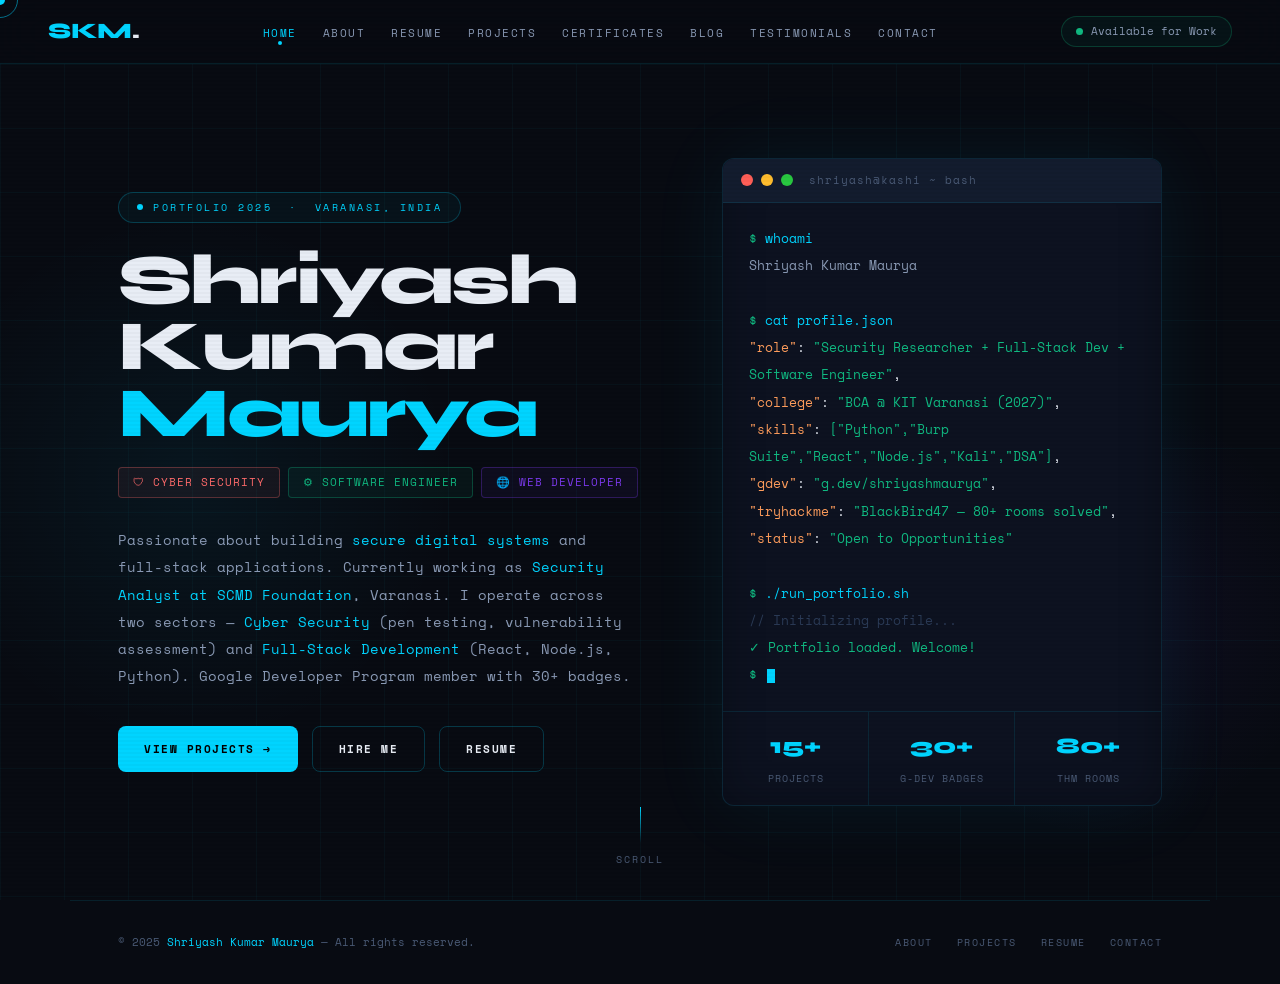
<file: index.html>
<!DOCTYPE html>
<html lang="en">
<head>
  <meta charset="UTF-8">
  <meta name="viewport" content="width=device-width, initial-scale=1.0">
  <title>Shriyash Kumar Maurya — Cyber Security & Software Engineer</title>
  <link rel="stylesheet" href="css/variables.css">
  <link rel="stylesheet" href="css/layout.css">
  <link rel="stylesheet" href="css/home.css">
</head>
<body data-page="home">

  <!-- Cursor -->
  <div id="cursor"></div>
  <div id="cursor-ring"></div>

  <!-- NAV -->
  <nav class="navbar">
    <a class="nav-logo" href="index.html">SKM<span>.</span></a>
    <ul class="nav-menu" id="nav-menu">
      <li><a href="index.html"           data-page="home">Home</a></li>
      <li><a href="pages/about.html"     data-page="about">About</a></li>
      <li><a href="pages/resume.html"    data-page="resume">Resume</a></li>
      <li><a href="pages/projects.html"  data-page="projects">Projects</a></li>
      <li><a href="pages/certificates.html" data-page="certificates">Certificates</a></li>
      <li><a href="pages/blog.html"      data-page="blog">Blog</a></li>
      <li><a href="pages/testimonials.html" data-page="testimonials">Testimonials</a></li>
      <li><a href="pages/contact.html"   data-page="contact">Contact</a></li>
    </ul>
    <div class="nav-right">
      <div class="nav-status"><div class="status-dot"></div>Available for Work</div>
      <button class="nav-hamburger" id="nav-toggle" aria-label="Menu">
        <span></span><span></span><span></span>
      </button>
    </div>
  </nav>

  <!-- HERO -->
  <div class="page-wrapper">
    <section class="hero">
      <div class="hero-grid"></div>
      <div class="hero-glow-a"></div>
      <div class="hero-glow-b"></div>

      <div class="hero-inner">
        <!-- Left -->
        <div class="hero-left">
          <div class="hero-eyebrow">
            <div class="hero-eyebrow-dot"></div>
            Portfolio 2025 &nbsp;·&nbsp; Varanasi, India
          </div>

          <h1 class="hero-name">
            <span class="line-1">Shriyash Kumar</span>
            <span class="line-2">Maurya</span>
          </h1>

          <div class="hero-roles">
            <span class="role-pill security">🛡 Cyber Security</span>
            <span class="role-pill software">⚙ Software Engineer</span>
            <span class="role-pill web">🌐 Web Developer</span>
          </div>

          <p class="hero-bio">
            Passionate about building <strong>secure digital systems</strong> and full-stack applications.
            Currently working as <strong>Security Analyst at SCMD Foundation</strong>, Varanasi.
            I operate across two sectors — <strong>Cyber Security</strong> (pen testing, vulnerability assessment) and
            <strong>Full-Stack Development</strong> (React, Node.js, Python). Google Developer Program member with 30+ badges.
          </p>

          <div class="hero-cta">
            <a class="btn btn-primary" href="pages/projects.html">View Projects →</a>
            <a class="btn btn-ghost"   href="pages/contact.html">Hire Me</a>
            <a class="btn btn-ghost"   href="pages/resume.html">Resume</a>
          </div>
        </div>

        <!-- Right — Terminal -->
        <div class="hero-right">
          <div class="terminal-card">
            <div class="terminal-topbar">
              <div class="t-btn t-red"></div>
              <div class="t-btn t-yellow"></div>
              <div class="t-btn t-green"></div>
              <span class="t-title">shriyash@kashi ~ bash</span>
            </div>
            <div class="terminal-body">
              <div><span class="t-prompt">$ </span><span class="t-cmd">whoami</span></div>
              <div class="t-out">Shriyash Kumar Maurya</div>
              <br>
              <div><span class="t-prompt">$ </span><span class="t-cmd">cat profile.json</span></div>
              <div><span class="t-key">"role"</span>: <span class="t-val">"Security Researcher + Full-Stack Dev + Software Engineer"</span>,</div>
              <div><span class="t-key">"college"</span>: <span class="t-val">"BCA @ KIT Varanasi (2027)"</span>,</div>
              <div><span class="t-key">"skills"</span>: <span class="t-val">["Python","Burp Suite","React","Node.js","Kali","DSA"]</span>,</div>
              <div><span class="t-key">"gdev"</span>: <span class="t-val">"g.dev/shriyashmaurya"</span>,</div>
              <div><span class="t-key">"tryhackme"</span>: <span class="t-val">"BlackBird47 — 80+ rooms solved"</span>,</div>
              <div><span class="t-key">"status"</span>: <span class="t-val">"Open to Opportunities"</span></div>
              <br>
              <div><span class="t-prompt">$ </span><span class="t-cmd">./run_portfolio.sh</span></div>
              <div class="t-out"><span class="t-comment">// Initializing profile...</span></div>
              <div class="t-out" style="color:var(--accent3)">✓ Portfolio loaded. Welcome!</div>
              <div><span class="t-prompt">$ </span><span class="t-cursor"></span></div>
            </div>
            <div class="terminal-stats">
              <div class="tstat">
                <span class="tstat-num">15+</span>
                <span class="tstat-label">Projects</span>
              </div>
              <div class="tstat">
                <span class="tstat-num">30+</span>
                <span class="tstat-label">G-Dev Badges</span>
              </div>
              <div class="tstat">
                <span class="tstat-num">80+</span>
                <span class="tstat-label">THM Rooms</span>
              </div>
            </div>
          </div>
        </div>
      </div>

      <div class="scroll-hint">
        <div class="scroll-hint-line"></div>
        Scroll
      </div>
    </section>

    <!-- FOOTER -->
    <footer class="site-footer">
      <p class="footer-copy">© 2025 <strong>Shriyash Kumar Maurya</strong> — All rights reserved.</p>
      <nav class="footer-nav">
        <a href="pages/about.html">About</a>
        <a href="pages/projects.html">Projects</a>
        <a href="pages/resume.html">Resume</a>
        <a href="pages/contact.html">Contact</a>
      </nav>
    </footer>
  </div>

  <div id="toast"></div>
  <script src="js/main.js"></script>
</body>
</html>
</file>
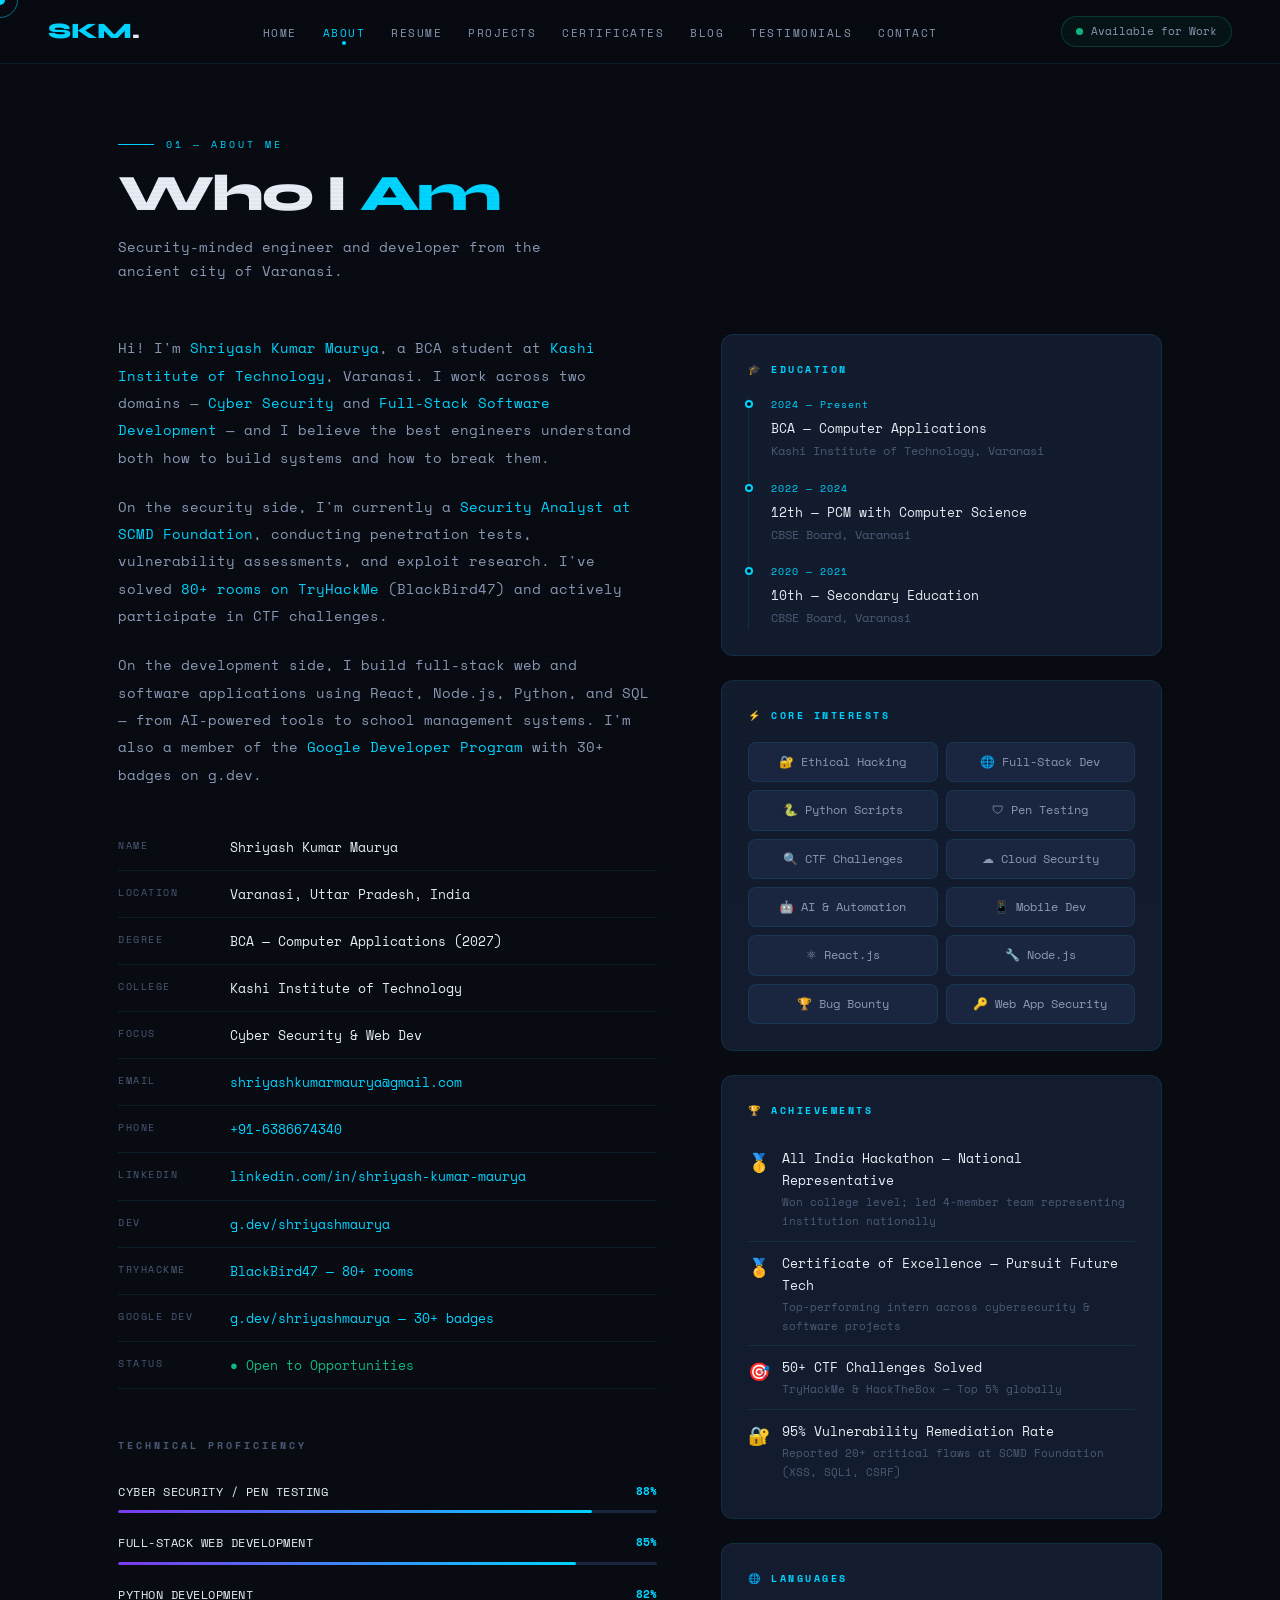
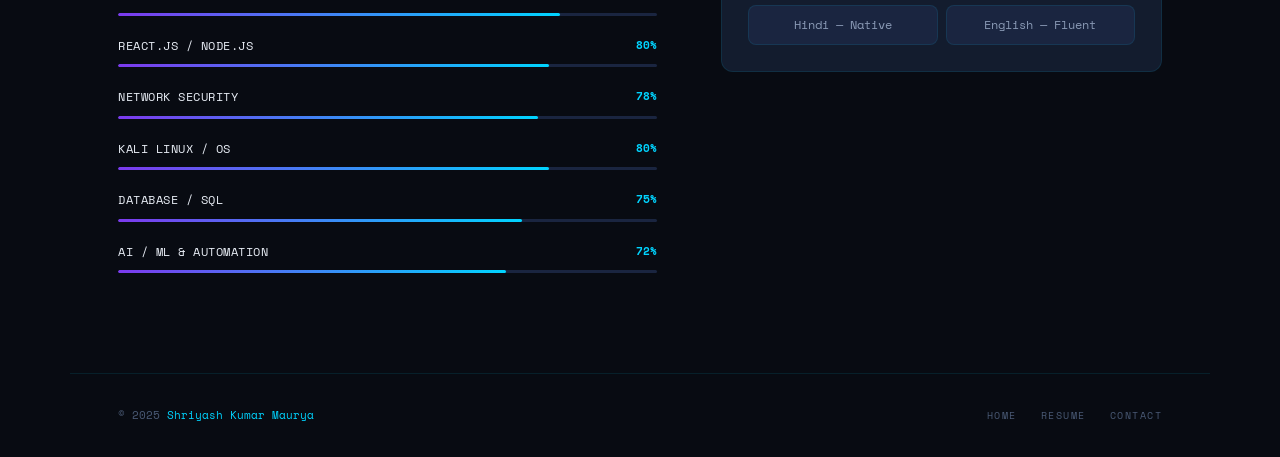
<file: pages/about.html>
<!DOCTYPE html>
<html lang="en">
<head>
  <meta charset="UTF-8">
  <meta name="viewport" content="width=device-width, initial-scale=1.0">
  <title>About — Shriyash Kumar Maurya</title>
  <link rel="stylesheet" href="../css/variables.css">
  <link rel="stylesheet" href="../css/layout.css">
  <link rel="stylesheet" href="../css/about.css">
</head>
<body data-page="about">

  <div id="cursor"></div>
  <div id="cursor-ring"></div>

  <nav class="navbar">
    <a class="nav-logo" href="../index.html">SKM<span>.</span></a>
    <ul class="nav-menu" id="nav-menu">
      <li><a href="../index.html"          data-page="home">Home</a></li>
      <li><a href="about.html"             data-page="about">About</a></li>
      <li><a href="resume.html"            data-page="resume">Resume</a></li>
      <li><a href="projects.html"          data-page="projects">Projects</a></li>
      <li><a href="certificates.html"      data-page="certificates">Certificates</a></li>
      <li><a href="blog.html"              data-page="blog">Blog</a></li>
      <li><a href="testimonials.html"      data-page="testimonials">Testimonials</a></li>
      <li><a href="contact.html"           data-page="contact">Contact</a></li>
    </ul>
    <div class="nav-right">
      <div class="nav-status"><div class="status-dot"></div>Available for Work</div>
      <button class="nav-hamburger" id="nav-toggle"><span></span><span></span><span></span></button>
    </div>
  </nav>

  <div class="page-wrapper">
    <div class="container">

      <div class="section-head reveal">
        <div class="section-eyebrow">01 — About Me</div>
        <h1 class="section-title">Who I <em>Am</em></h1>
        <p class="section-sub">Security-minded engineer and developer from the ancient city of Varanasi.</p>
      </div>

      <div class="about-grid">

        <!-- LEFT -->
        <div>
          <div class="about-bio reveal">
            <p>Hi! I'm <strong>Shriyash Kumar Maurya</strong>, a BCA student at <strong>Kashi Institute of Technology</strong>, Varanasi. I work across two domains — <strong>Cyber Security</strong> and <strong>Full-Stack Software Development</strong> — and I believe the best engineers understand both how to build systems and how to break them.</p>
            <p>On the security side, I'm currently a <strong>Security Analyst at SCMD Foundation</strong>, conducting penetration tests, vulnerability assessments, and exploit research. I've solved <strong>80+ rooms on TryHackMe</strong> (BlackBird47) and actively participate in CTF challenges.</p>
            <p>On the development side, I build full-stack web and software applications using React, Node.js, Python, and SQL — from AI-powered tools to school management systems. I'm also a member of the <strong>Google Developer Program</strong> with 30+ badges on g.dev.</p>
          </div>

          <ul class="about-info-list reveal delay-1">
            <li><span class="lbl">Name</span>    <span class="val">Shriyash Kumar Maurya</span></li>
            <li><span class="lbl">Location</span><span class="val">Varanasi, Uttar Pradesh, India</span></li>
            <li><span class="lbl">Degree</span>  <span class="val">BCA — Computer Applications (2027)</span></li>
            <li><span class="lbl">College</span> <span class="val">Kashi Institute of Technology</span></li>
            <li><span class="lbl">Focus</span>   <span class="val">Cyber Security &amp; Web Dev</span></li>
            <li><span class="lbl">Email</span>   <span class="val"><a href="mailto:shriyashkumarmaurya@gmail.com">shriyashkumarmaurya@gmail.com</a></span></li>
            <li><span class="lbl">Phone</span>   <span class="val"><a href="tel:+916386674340">+91-6386674340</a></span></li>
            <li><span class="lbl">LinkedIn</span><span class="val"><a href="https://linkedin.com/in/shriyash-kumar-maurya-305847362" target="_blank">linkedin.com/in/shriyash-kumar-maurya</a></span></li>
            <li><span class="lbl">Dev</span>     <span class="val"><a href="https://g.dev/shriyashmaurya" target="_blank">g.dev/shriyashmaurya</a></span></li>
            <li><span class="lbl">TryHackMe</span><span class="val"><a href="https://tryhackme.com/p/BlackBird47" target="_blank">BlackBird47 — 80+ rooms</a></span></li>
            <li><span class="lbl">Google Dev</span><span class="val"><a href="https://g.dev/shriyashmaurya" target="_blank">g.dev/shriyashmaurya — 30+ badges</a></span></li>
            <li><span class="lbl">Status</span>  <span class="val available">● Open to Opportunities</span></li>
          </ul>

          <!-- Skill Bars -->
          <div class="skill-bars-section reveal delay-2">
            <h3>Technical Proficiency</h3>

            <div class="sbar-item">
              <div class="sbar-head"><span class="sbar-name">Cyber Security / Pen Testing</span><span class="sbar-pct">88%</span></div>
              <div class="sbar-track"><div class="sbar-fill" data-pct="88"></div></div>
            </div>
            <div class="sbar-item">
              <div class="sbar-head"><span class="sbar-name">Full-Stack Web Development</span><span class="sbar-pct">85%</span></div>
              <div class="sbar-track"><div class="sbar-fill" data-pct="85"></div></div>
            </div>
            <div class="sbar-item">
              <div class="sbar-head"><span class="sbar-name">Python Development</span><span class="sbar-pct">82%</span></div>
              <div class="sbar-track"><div class="sbar-fill" data-pct="82"></div></div>
            </div>
            <div class="sbar-item">
              <div class="sbar-head"><span class="sbar-name">React.js / Node.js</span><span class="sbar-pct">80%</span></div>
              <div class="sbar-track"><div class="sbar-fill" data-pct="80"></div></div>
            </div>
            <div class="sbar-item">
              <div class="sbar-head"><span class="sbar-name">Network Security</span><span class="sbar-pct">78%</span></div>
              <div class="sbar-track"><div class="sbar-fill" data-pct="78"></div></div>
            </div>
            <div class="sbar-item">
              <div class="sbar-head"><span class="sbar-name">Kali Linux / OS</span><span class="sbar-pct">80%</span></div>
              <div class="sbar-track"><div class="sbar-fill" data-pct="80"></div></div>
            </div>
            <div class="sbar-item">
              <div class="sbar-head"><span class="sbar-name">Database / SQL</span><span class="sbar-pct">75%</span></div>
              <div class="sbar-track"><div class="sbar-fill" data-pct="75"></div></div>
            </div>
            <div class="sbar-item">
              <div class="sbar-head"><span class="sbar-name">AI / ML & Automation</span><span class="sbar-pct">72%</span></div>
              <div class="sbar-track"><div class="sbar-fill" data-pct="72"></div></div>
            </div>
          </div>
        </div>

        <!-- RIGHT Panels -->
        <div class="about-panels">

          <div class="about-panel reveal">
            <h4>🎓 Education</h4>
            <ul class="mini-timeline">
              <li>
                <div class="mt-year">2024 — Present</div>
                <div class="mt-event">BCA — Computer Applications</div>
                <div class="mt-place">Kashi Institute of Technology, Varanasi</div>
              </li>
              <li>
                <div class="mt-year">2022 — 2024</div>
                <div class="mt-event">12th — PCM with Computer Science</div>
                <div class="mt-place">CBSE Board, Varanasi</div>
              </li>
              <li>
                <div class="mt-year">2020 — 2021</div>
                <div class="mt-event">10th — Secondary Education</div>
                <div class="mt-place">CBSE Board, Varanasi</div>
              </li>
            </ul>
          </div>

          <div class="about-panel reveal delay-1">
            <h4>⚡ Core Interests</h4>
            <div class="interest-grid">
              <div class="interest-item">🔐 Ethical Hacking</div>
              <div class="interest-item">🌐 Full-Stack Dev</div>
              <div class="interest-item">🐍 Python Scripts</div>
              <div class="interest-item">🛡 Pen Testing</div>
              <div class="interest-item">🔍 CTF Challenges</div>
              <div class="interest-item">☁ Cloud Security</div>
              <div class="interest-item">🤖 AI & Automation</div>
              <div class="interest-item">📱 Mobile Dev</div>
              <div class="interest-item">⚛ React.js</div>
              <div class="interest-item">🔧 Node.js</div>
              <div class="interest-item">🏆 Bug Bounty</div>
              <div class="interest-item">🔑 Web App Security</div>
            </div>
          </div>

          <div class="about-panel reveal delay-2">
            <h4>🏆 Achievements</h4>
            <div class="achievement-item">
              <div class="ach-icon">🥇</div>
              <div>
                <div class="ach-title">All India Hackathon — National Representative</div>
                <div class="ach-sub">Won college level; led 4-member team representing institution nationally</div>
              </div>
            </div>
            <div class="achievement-item">
              <div class="ach-icon">🏅</div>
              <div>
                <div class="ach-title">Certificate of Excellence — Pursuit Future Tech</div>
                <div class="ach-sub">Top-performing intern across cybersecurity & software projects</div>
              </div>
            </div>
            <div class="achievement-item">
              <div class="ach-icon">🎯</div>
              <div>
                <div class="ach-title">50+ CTF Challenges Solved</div>
                <div class="ach-sub">TryHackMe & HackTheBox — Top 5% globally</div>
              </div>
            </div>
            <div class="achievement-item">
              <div class="ach-icon">🔐</div>
              <div>
                <div class="ach-title">95% Vulnerability Remediation Rate</div>
                <div class="ach-sub">Reported 20+ critical flaws at SCMD Foundation (XSS, SQLi, CSRF)</div>
              </div>
            </div>
          </div>

          <div class="about-panel reveal delay-3">
            <h4>🌐 Languages</h4>
            <div class="interest-grid">
              <div class="interest-item">Hindi — Native</div>
              <div class="interest-item">English — Fluent</div>
            </div>
          </div>

        </div>
      </div>
    </div>

    <footer class="site-footer">
      <p class="footer-copy">© 2025 <strong>Shriyash Kumar Maurya</strong></p>
      <nav class="footer-nav">
        <a href="../index.html">Home</a>
        <a href="resume.html">Resume</a>
        <a href="contact.html">Contact</a>
      </nav>
    </footer>
  </div>

  <div id="toast"></div>
  <script src="../js/main.js"></script>
</body>
</html>
</file>
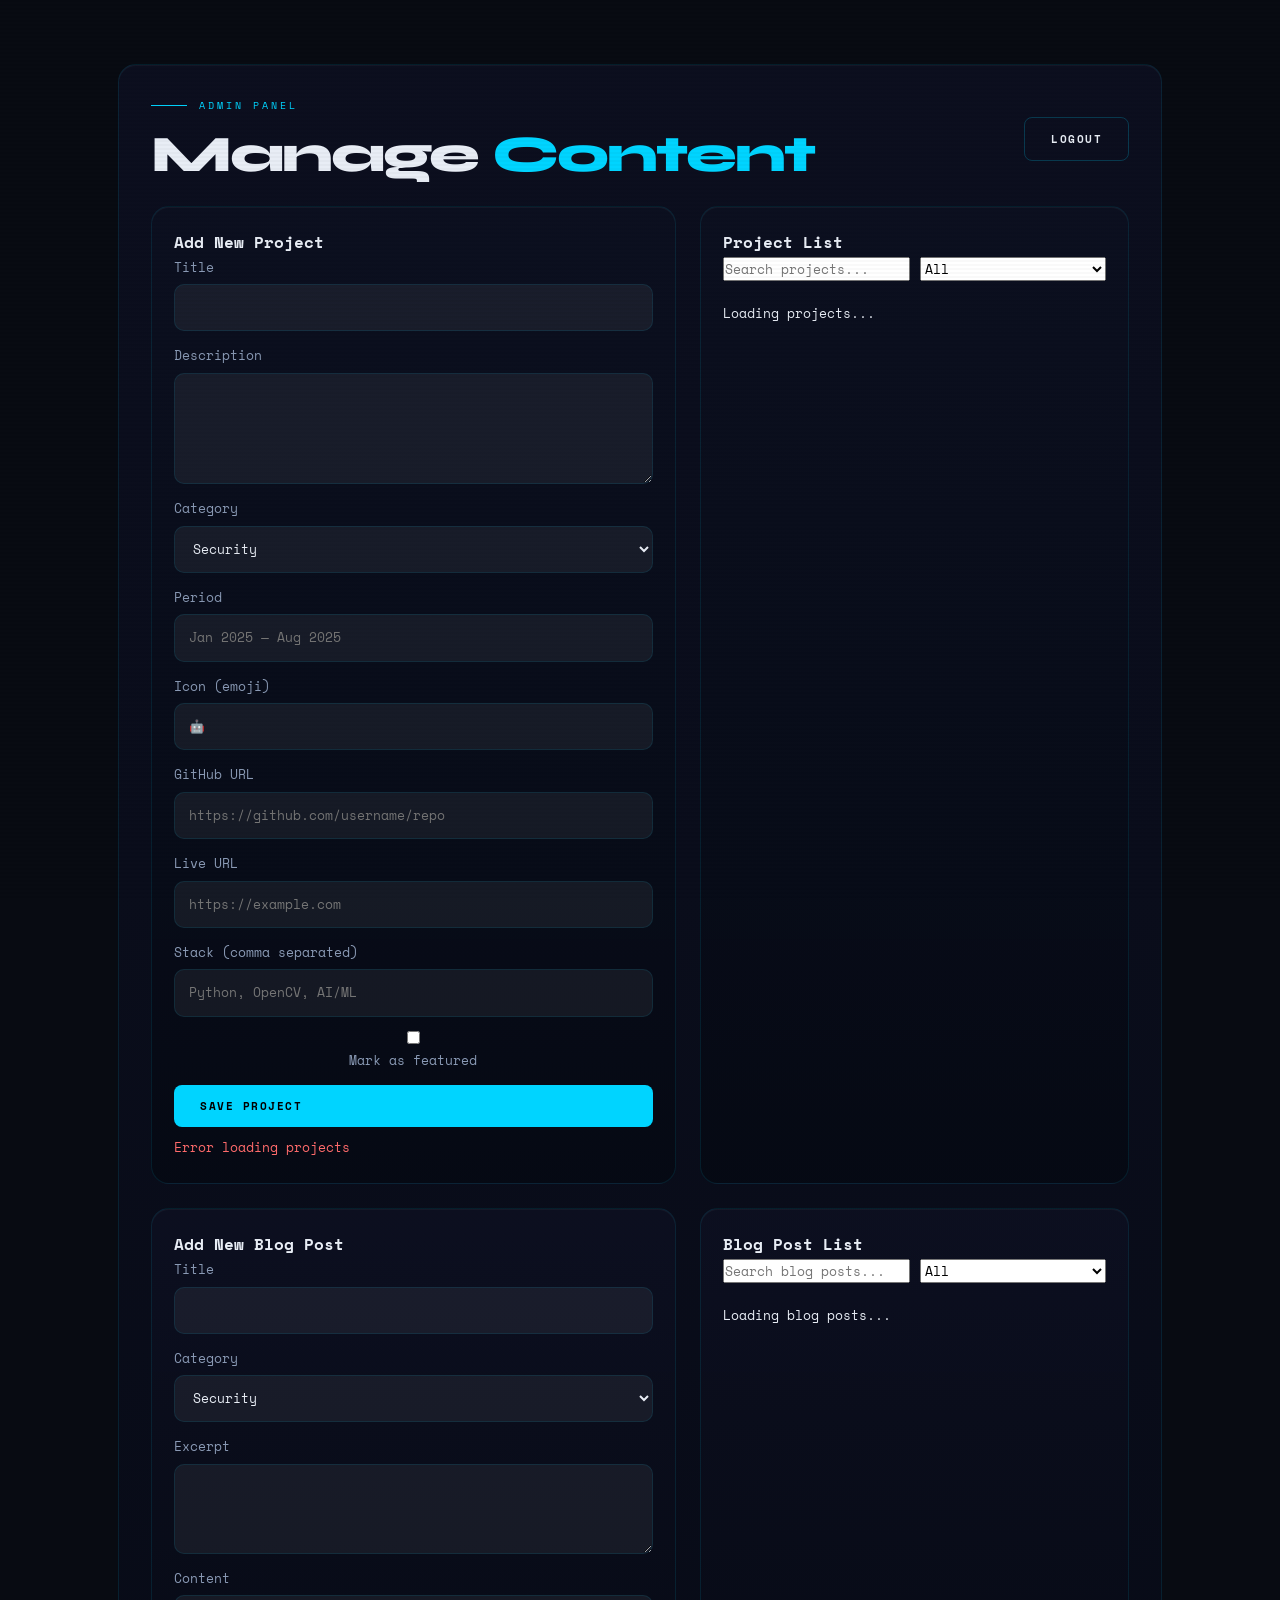
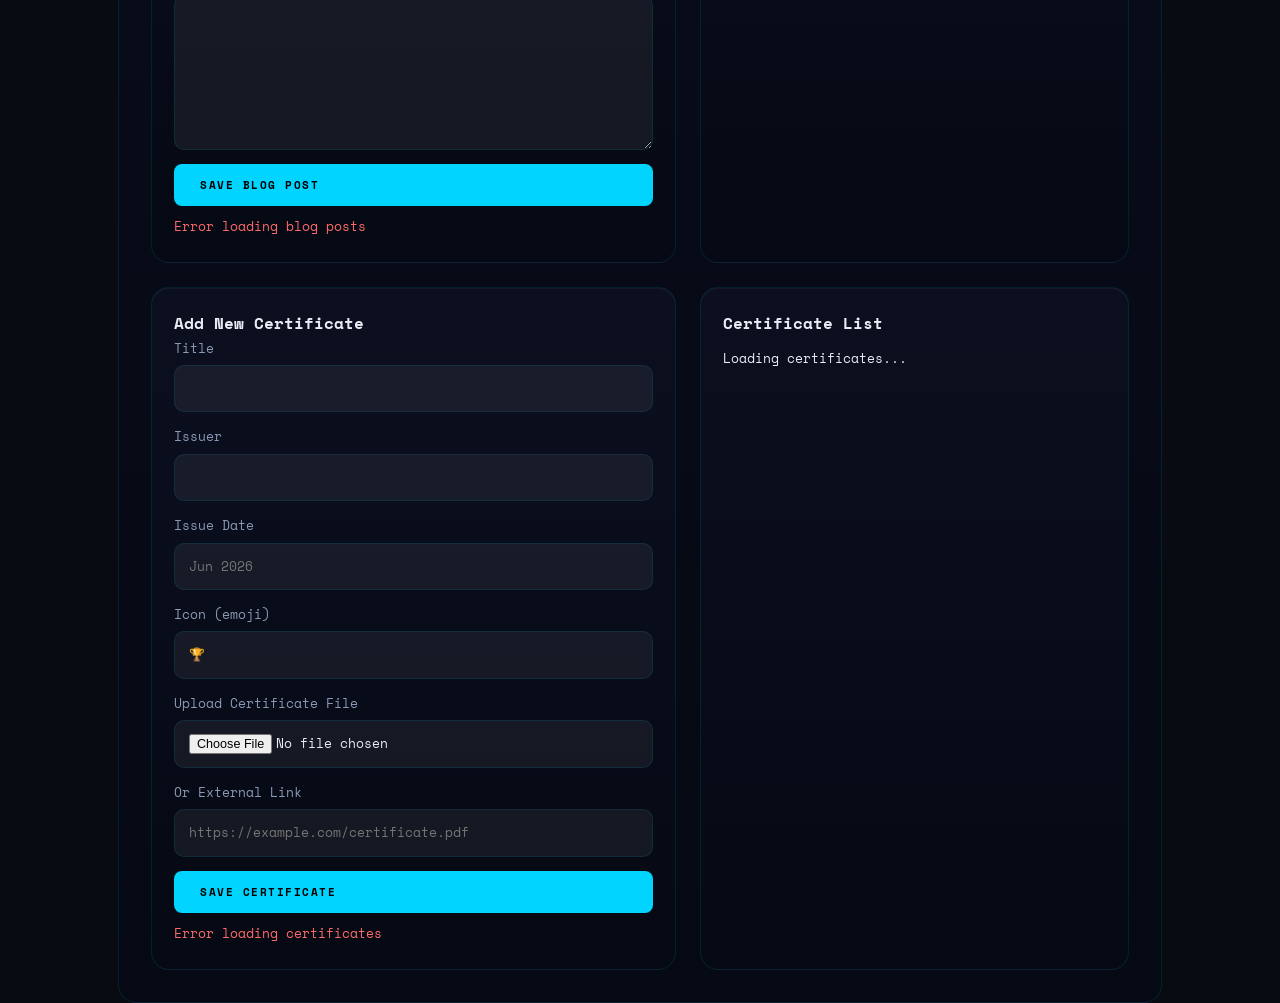
<file: pages/admin-dashboard.html>
<!DOCTYPE html>
<html lang="en">
<head>
  <meta charset="UTF-8">
  <meta name="viewport" content="width=device-width, initial-scale=1.0">
  <title>Admin Dashboard — Shriyash Kumar Maurya</title>
  <link rel="stylesheet" href="../css/variables.css">
  <link rel="stylesheet" href="../css/layout.css">
  <link rel="stylesheet" href="../css/pages.css">
</head>
<body data-page="admin-dashboard">
  <div class="page-wrapper">
    <div class="container">
      <div class="admin-shell reveal">
        <div class="admin-panel-head">
          <div>
            <div class="section-eyebrow">Admin Panel</div>
            <h1 class="section-title">Manage <em>Content</em></h1>
          </div>
          <button id="logoutBtn" class="btn btn-ghost">Logout</button>
        </div>

        <section class="admin-panel-grid">
          <div class="admin-card">
            <h3 id="formTitle">Add New Project</h3>
            <form id="projectForm" class="admin-form">
              <input type="hidden" id="projectId" value="">
              <label>Title<input type="text" id="title" required></label>
              <label>Description<textarea id="description" rows="4" required></textarea></label>
              <label>Category
                <select id="category">
                  <option value="security">Security</option>
                  <option value="web">Web Dev</option>
                  <option value="tool">Tools</option>
                </select>
              </label>
              <label>Period<input type="text" id="period" placeholder="Jan 2025 — Aug 2025"></label>
              <label>Icon (emoji)<input type="text" id="icon" placeholder="🤖"></label>
              <label>GitHub URL<input type="url" id="githubUrl" placeholder="https://github.com/username/repo"></label>
              <label>Live URL<input type="url" id="liveUrl" placeholder="https://example.com"></label>
              <label>Stack (comma separated)<input type="text" id="stack" placeholder="Python, OpenCV, AI/ML"></label>
              <label class="admin-checkbox"><input type="checkbox" id="featured">Mark as featured</label>
              <button type="submit" class="btn btn-primary">Save Project</button>
            </form>
            <p id="projectMessage" class="admin-message"></p>
          </div>

          <div class="admin-card">
            <h3>Project List</h3>
            <div class="admin-toolbar">
              <input type="search" id="projectSearch" placeholder="Search projects..." />
              <select id="projectFilter">
                <option value="all">All</option>
                <option value="security">Security</option>
                <option value="web">Web Dev</option>
                <option value="tool">Tools</option>
              </select>
            </div>
            <div id="projectList" class="admin-list"></div>
            <div id="projectPagination" class="admin-pagination"></div>
          </div>
        </section>

        <section class="admin-panel-grid" style="margin-top:24px;">
          <div class="admin-card">
            <h3 id="blogFormTitle">Add New Blog Post</h3>
            <form id="blogForm" class="admin-form">
              <input type="hidden" id="blogId" value="">
              <label>Title<input type="text" id="blogTitle" required></label>
              <label>Category
                <select id="blogCategory">
                  <option value="security">Security</option>
                  <option value="dev">Dev</option>
                  <option value="tips">Tips</option>
                </select>
              </label>
              <label>Excerpt<textarea id="blogExcerpt" rows="3" required></textarea></label>
              <label>Content<textarea id="blogContent" rows="6"></textarea></label>
              <button type="submit" class="btn btn-primary">Save Blog Post</button>
            </form>
            <p id="blogMessage" class="admin-message"></p>
          </div>

          <div class="admin-card">
            <h3>Blog Post List</h3>
            <div class="admin-toolbar">
              <input type="search" id="blogSearch" placeholder="Search blog posts..." />
              <select id="blogFilter">
                <option value="all">All</option>
                <option value="security">Security</option>
                <option value="dev">Dev</option>
                <option value="tips">Tips</option>
              </select>
            </div>
            <div id="blogList" class="admin-list"></div>
            <div id="blogPagination" class="admin-pagination"></div>
          </div>
        </section>

        <section class="admin-panel-grid" style="margin-top:24px;">
          <div class="admin-card">
            <h3 id="certificateFormTitle">Add New Certificate</h3>
            <form id="certificateForm" class="admin-form" enctype="multipart/form-data">
              <input type="hidden" id="certificateId" value="">
              <label>Title<input type="text" id="certificateTitle" required></label>
              <label>Issuer<input type="text" id="certificateIssuer" required></label>
              <label>Issue Date<input type="text" id="certificateDate" placeholder="Jun 2026"></label>
              <label>Icon (emoji)<input type="text" id="certificateIcon" placeholder="🏆"></label>
              <label>Upload Certificate File<input type="file" id="certificateFile" accept=".pdf,.png,.jpg,.jpeg,.webp"></label>
              <label>Or External Link<input type="url" id="certificateExternalUrl" placeholder="https://example.com/certificate.pdf"></label>
              <button type="submit" class="btn btn-primary">Save Certificate</button>
            </form>
            <p id="certificateMessage" class="admin-message"></p>
          </div>

          <div class="admin-card">
            <h3>Certificate List</h3>
            <div id="certificateList" class="admin-list"></div>
            <div id="certificatePagination" class="admin-pagination"></div>
          </div>
        </section>
      </div>
    </div>
  </div>

  <script src="../js/main.js"></script>
  <script src="../js/admin.js"></script>
</body>
</html>
</file>
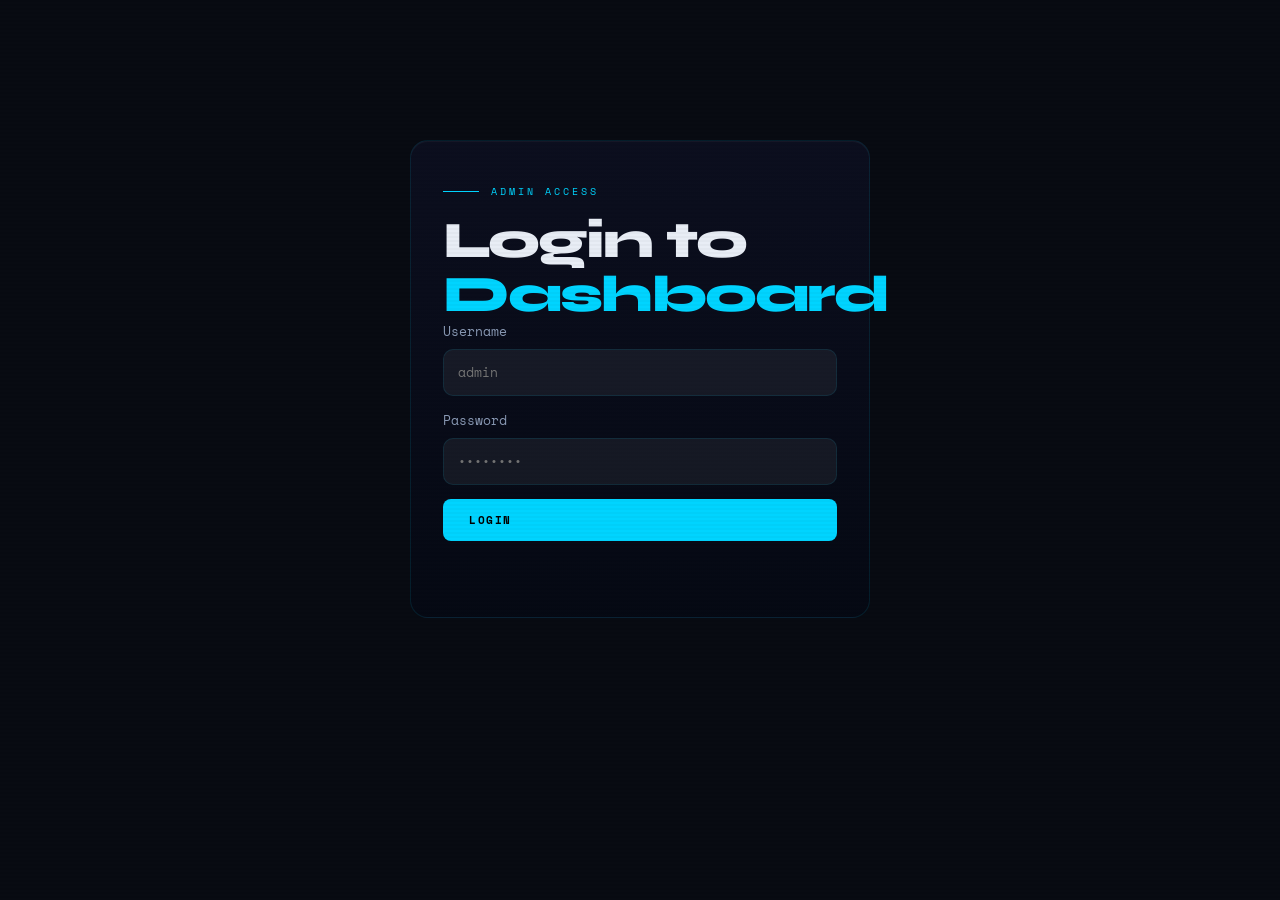
<file: pages/admin-login.html>
<!DOCTYPE html>
<html lang="en">
<head>
  <meta charset="UTF-8">
  <meta name="viewport" content="width=device-width, initial-scale=1.0">
  <title>Admin Login — Shriyash Kumar Maurya</title>
  <link rel="stylesheet" href="../css/variables.css">
  <link rel="stylesheet" href="../css/layout.css">
  <link rel="stylesheet" href="../css/pages.css">
</head>
<body data-page="admin-login">
  <div class="page-wrapper">
    <div class="container">
      <div class="admin-login-shell">
        <div class="admin-login-card reveal">
          <div class="section-eyebrow">Admin Access</div>
          <h1 class="section-title">Login to <em>Dashboard</em></h1>
          <form id="loginForm" class="admin-form">
            <label>
              Username
              <input type="text" name="username" placeholder="admin" required>
            </label>
            <label>
              Password
              <input type="password" name="password" placeholder="••••••••" required>
            </label>
            <button type="submit" class="btn btn-primary">Login</button>
          </form>
          <p id="loginMessage" class="admin-message"></p>
        </div>
      </div>
    </div>
  </div>

  <script src="../js/main.js"></script>
  <script src="../js/admin.js"></script>
</body>
</html>
</file>
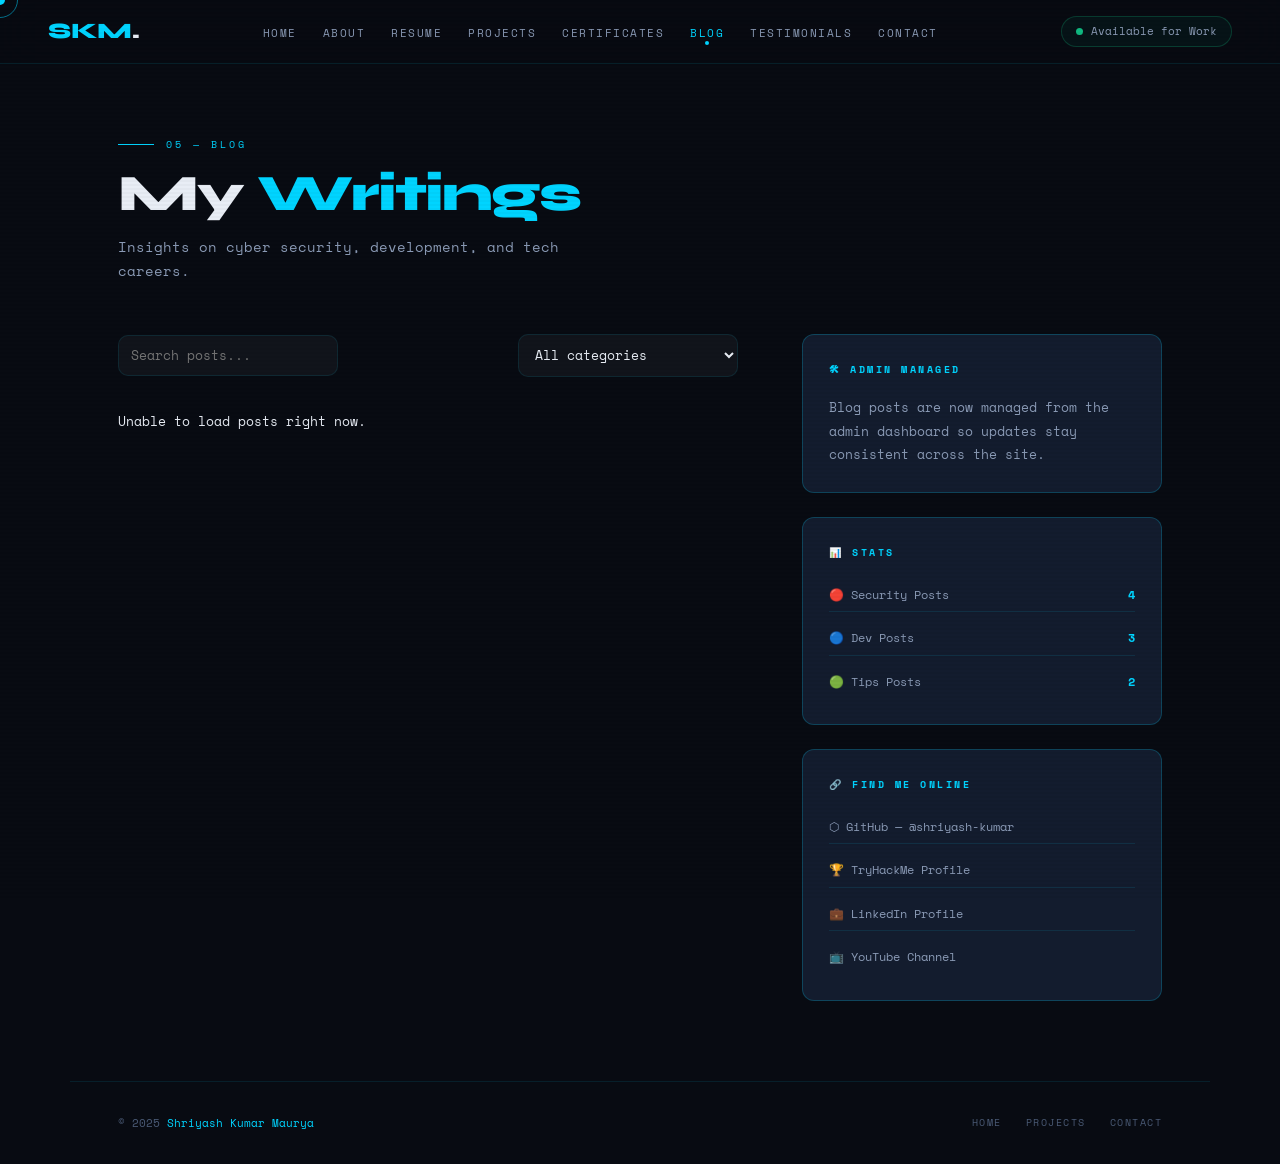
<file: pages/blog.html>
<!DOCTYPE html>
<html lang="en">
<head>
  <meta charset="UTF-8">
  <meta name="viewport" content="width=device-width, initial-scale=1.0">
  <title>Blog — Shriyash Kumar Maurya</title>
  <link rel="stylesheet" href="../css/variables.css">
  <link rel="stylesheet" href="../css/layout.css">
  <link rel="stylesheet" href="../css/pages.css">
</head>
<body data-page="blog">

  <div id="cursor"></div>
  <div id="cursor-ring"></div>

  <nav class="navbar">
    <a class="nav-logo" href="../index.html">SKM<span>.</span></a>
    <ul class="nav-menu" id="nav-menu">
      <li><a href="../index.html"       data-page="home">Home</a></li>
      <li><a href="about.html"          data-page="about">About</a></li>
      <li><a href="resume.html"         data-page="resume">Resume</a></li>
      <li><a href="projects.html"       data-page="projects">Projects</a></li>
      <li><a href="certificates.html"   data-page="certificates">Certificates</a></li>
      <li><a href="blog.html"           data-page="blog">Blog</a></li>
      <li><a href="testimonials.html"   data-page="testimonials">Testimonials</a></li>
      <li><a href="contact.html"        data-page="contact">Contact</a></li>
    </ul>
    <div class="nav-right">
      <div class="nav-status"><div class="status-dot"></div>Available for Work</div>
      <button class="nav-hamburger" id="nav-toggle"><span></span><span></span><span></span></button>
    </div>
  </nav>

  <div class="page-wrapper">
    <div class="container">

      <div class="section-head reveal">
        <div class="section-eyebrow">05 — Blog</div>
        <h1 class="section-title">My <em>Writings</em></h1>
        <p class="section-sub">Insights on cyber security, development, and tech careers.</p>
      </div>

      <div class="blog-layout">

        <!-- Posts -->
        <div>
          <div class="blog-controls reveal">
            <input type="search" id="blogSearch" class="search-input" placeholder="Search posts..." />
            <select id="blogFilter" class="filter-select">
              <option value="all">All categories</option>
              <option value="security">Security</option>
              <option value="dev">Dev</option>
              <option value="tips">Tips</option>
            </select>
          </div>
          <div class="blog-list" id="blogList"></div>
          <div id="blogPagination" class="admin-pagination"></div>
        </div>

        <!-- Sidebar -->
        <aside class="blog-sidebar">

          <!-- Admin-managed posts -->
          <div class="sidebar-panel reveal">
            <h4>🛠 Admin Managed</h4>
            <p style="font-size:0.92rem;color:var(--text2);line-height:1.8;">Blog posts are now managed from the admin dashboard so updates stay consistent across the site.</p>
          </div>

          <!-- Stats -->
          <div class="sidebar-panel reveal delay-1">
            <h4>📊 Stats</h4>
            <div class="blog-stats">
              <div class="bstat"><span>🔴 Security Posts</span><span class="bstat-count">4</span></div>
              <div class="bstat"><span>🔵 Dev Posts</span>     <span class="bstat-count">3</span></div>
              <div class="bstat"><span>🟢 Tips Posts</span>    <span class="bstat-count">2</span></div>
            </div>
          </div>

          <!-- Links -->
          <div class="sidebar-panel reveal delay-2">
            <h4>🔗 Find Me Online</h4>
            <div class="sidebar-links">
              <a href="#">⬡ GitHub — @shriyash-kumar</a>
              <a href="#">🏆 TryHackMe Profile</a>
              <a href="#">💼 LinkedIn Profile</a>
              <a href="#">📺 YouTube Channel</a>
            </div>
          </div>

        </aside>
      </div>
    </div>

    <footer class="site-footer">
      <p class="footer-copy">© 2025 <strong>Shriyash Kumar Maurya</strong></p>
      <nav class="footer-nav">
        <a href="../index.html">Home</a>
        <a href="projects.html">Projects</a>
        <a href="contact.html">Contact</a>
      </nav>
    </footer>
  </div>

  <div id="toast"></div>
  <script src="../js/main.js"></script>
  <script src="../js/blog.js"></script>
</body>
</html>
</file>
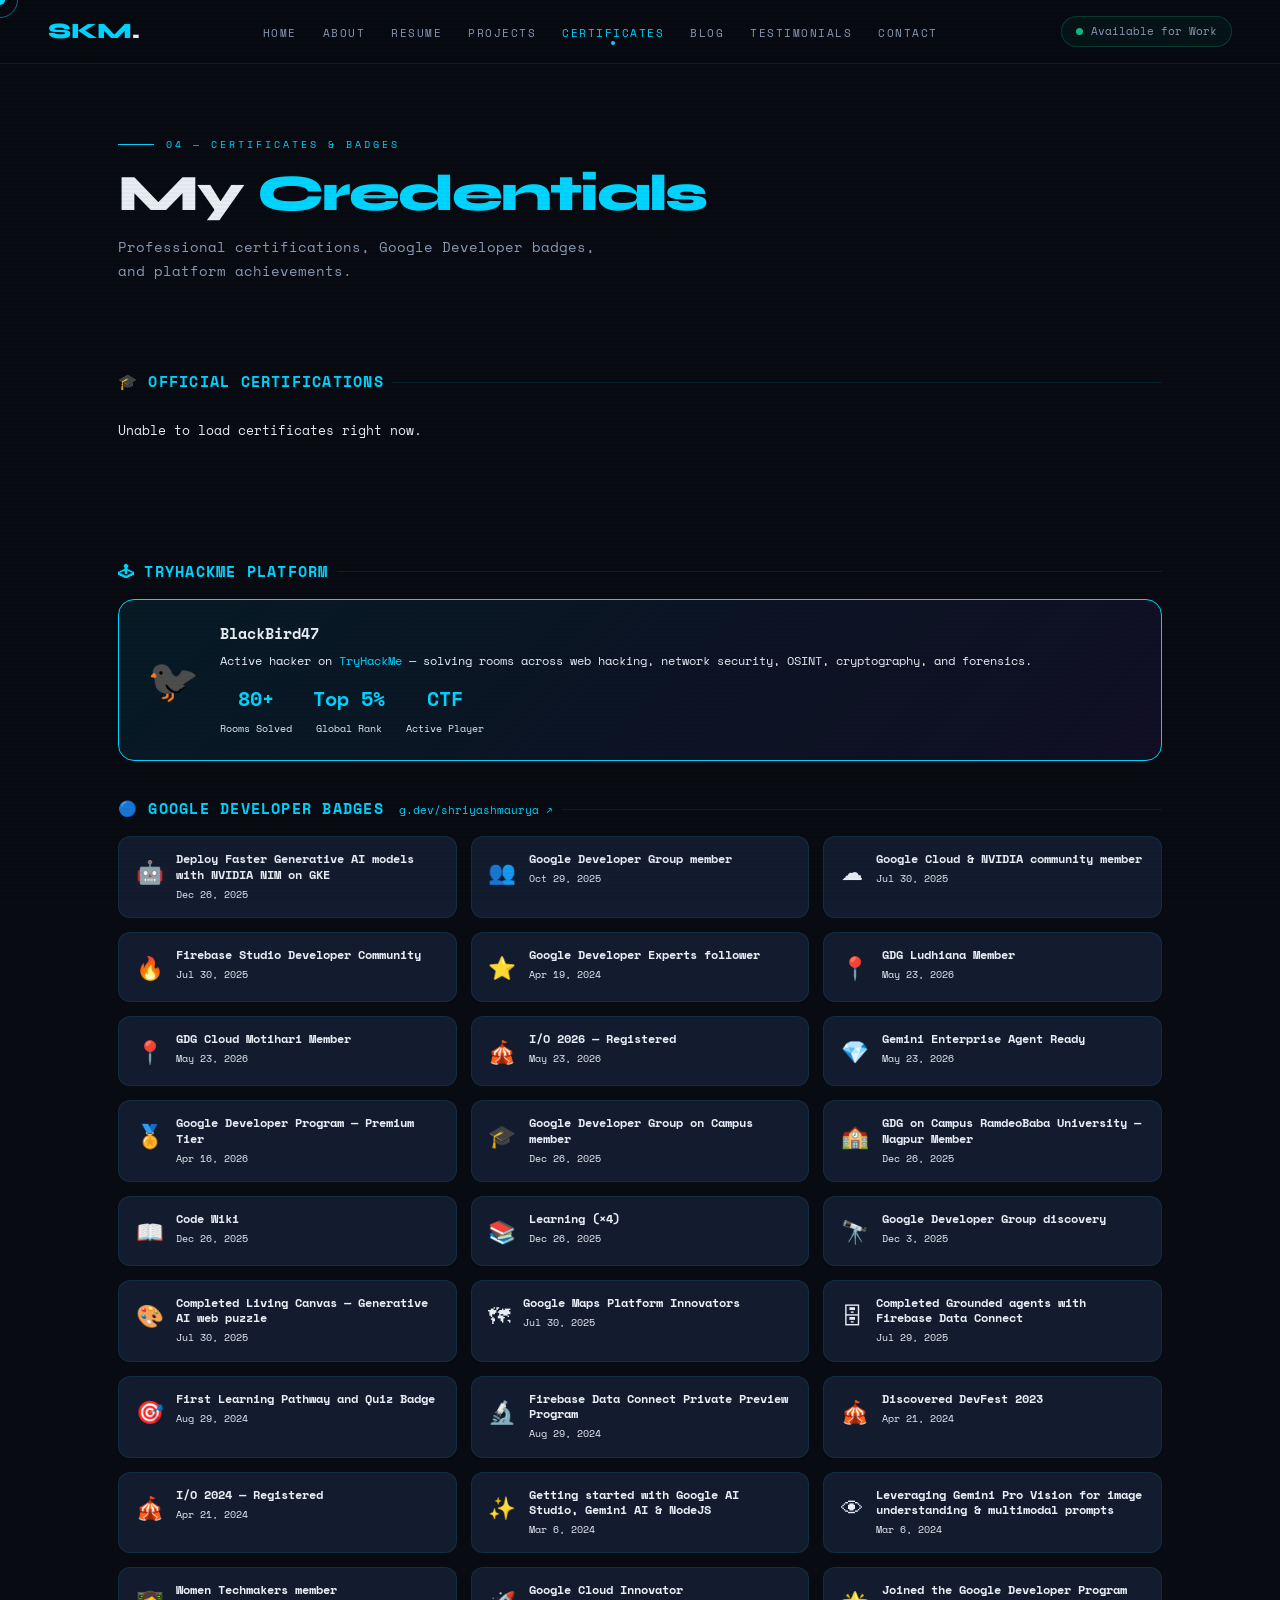
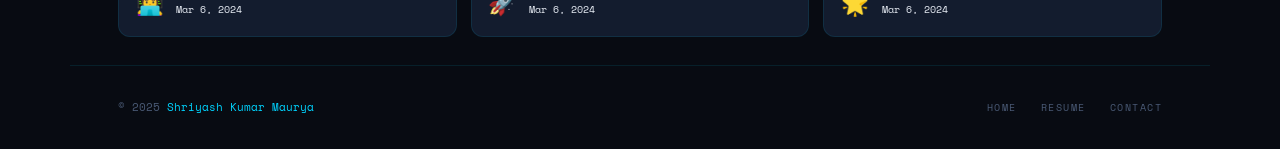
<file: pages/certificates.html>
<!DOCTYPE html>
<html lang="en">
<head>
  <meta charset="UTF-8">
  <meta name="viewport" content="width=device-width, initial-scale=1.0">
  <title>Certificates — Shriyash Kumar Maurya</title>
  <link rel="stylesheet" href="../css/variables.css">
  <link rel="stylesheet" href="../css/layout.css">
  <link rel="stylesheet" href="../css/pages.css">
  <style>
    .certs-section-title {
      font-size: 1.1rem;
      font-weight: 700;
      color: var(--accent);
      margin: 2.5rem 0 1rem;
      letter-spacing: 0.08em;
      text-transform: uppercase;
      display: flex;
      align-items: center;
      gap: 0.6rem;
    }
    .certs-section-title::after {
      content: '';
      flex: 1;
      height: 1px;
      background: var(--border);
    }
    .badges-grid {
      display: grid;
      grid-template-columns: repeat(auto-fill, minmax(260px, 1fr));
      gap: 1rem;
      margin-bottom: 2rem;
    }
    .badge-card {
      background: var(--surface);
      border: 1px solid var(--border);
      border-radius: 12px;
      padding: 1rem 1.2rem;
      display: flex;
      align-items: flex-start;
      gap: 0.9rem;
      transition: border-color 0.2s, transform 0.2s;
    }
    .badge-card:hover { border-color: var(--accent); transform: translateY(-2px); }
    .badge-icon { font-size: 1.6rem; flex-shrink: 0; margin-top: 2px; }
    .badge-info { flex: 1; }
    .badge-name { font-size: 0.85rem; font-weight: 600; color: var(--text); line-height: 1.3; margin-bottom: 0.25rem; }
    .badge-date { font-size: 0.73rem; color: var(--muted); }
    .thm-banner {
      background: linear-gradient(135deg, rgba(0,212,255,0.08), rgba(124,58,237,0.08));
      border: 1px solid var(--accent);
      border-radius: 16px;
      padding: 1.5rem 2rem;
      display: flex;
      align-items: center;
      gap: 1.5rem;
      margin-bottom: 2rem;
      flex-wrap: wrap;
    }
    .thm-icon { font-size: 3rem; }
    .thm-info h3 { margin: 0 0 0.3rem; font-size: 1.1rem; }
    .thm-info p { margin: 0; font-size: 0.85rem; color: var(--muted); }
    .thm-info a { color: var(--accent); text-decoration: none; }
    .thm-info a:hover { text-decoration: underline; }
    .thm-stat { display: flex; gap: 1.5rem; margin-top: 0.75rem; flex-wrap: wrap; }
    .thm-stat-item { text-align: center; }
    .thm-stat-num { font-size: 1.4rem; font-weight: 800; color: var(--accent); display: block; }
    .thm-stat-lbl { font-size: 0.72rem; color: var(--muted); }
  </style>
</head>
<body data-page="certificates">

  <div id="cursor"></div>
  <div id="cursor-ring"></div>

  <nav class="navbar">
    <a class="nav-logo" href="../index.html">SKM<span>.</span></a>
    <ul class="nav-menu" id="nav-menu">
      <li><a href="../index.html"       data-page="home">Home</a></li>
      <li><a href="about.html"          data-page="about">About</a></li>
      <li><a href="resume.html"         data-page="resume">Resume</a></li>
      <li><a href="projects.html"       data-page="projects">Projects</a></li>
      <li><a href="certificates.html"   data-page="certificates">Certificates</a></li>
      <li><a href="blog.html"           data-page="blog">Blog</a></li>
      <li><a href="testimonials.html"   data-page="testimonials">Testimonials</a></li>
      <li><a href="contact.html"        data-page="contact">Contact</a></li>
    </ul>
    <div class="nav-right">
      <div class="nav-status"><div class="status-dot"></div>Available for Work</div>
      <button class="nav-hamburger" id="nav-toggle"><span></span><span></span><span></span></button>
    </div>
  </nav>

  <div class="page-wrapper">
    <div class="container">

      <div class="section-head reveal">
        <div class="section-eyebrow">04 — Certificates & Badges</div>
        <h1 class="section-title">My <em>Credentials</em></h1>
        <p class="section-sub">Professional certifications, Google Developer badges, and platform achievements.</p>
      </div>

      <!-- Official Certifications -->
      <div class="certs-section-title reveal">🎓 Official Certifications</div>
      <div id="officialCertificates" class="certs-grid reveal"></div>

      <!-- TryHackMe -->
      <div class="certs-section-title reveal">🕹 TryHackMe Platform</div>
      <div class="thm-banner reveal">
        <div class="thm-icon">🐦‍⬛</div>
        <div class="thm-info">
          <h3>BlackBird47</h3>
          <p>Active hacker on <a href="https://tryhackme.com/p/BlackBird47" target="_blank">TryHackMe</a> — solving rooms across web hacking, network security, OSINT, cryptography, and forensics.</p>
          <div class="thm-stat">
            <div class="thm-stat-item"><span class="thm-stat-num">80+</span><span class="thm-stat-lbl">Rooms Solved</span></div>
            <div class="thm-stat-item"><span class="thm-stat-num">Top 5%</span><span class="thm-stat-lbl">Global Rank</span></div>
            <div class="thm-stat-item"><span class="thm-stat-num">CTF</span><span class="thm-stat-lbl">Active Player</span></div>
          </div>
        </div>
      </div>

      <!-- Google Developer Badges -->
      <div class="certs-section-title reveal">🔵 Google Developer Badges
        <a href="https://g.dev/shriyashmaurya" target="_blank" style="font-size:0.8rem;font-weight:500;color:var(--accent);margin-left:0.5rem;text-transform:none;letter-spacing:0;">g.dev/shriyashmaurya ↗</a>
      </div>

      <div class="badges-grid reveal">

        <div class="badge-card">
          <div class="badge-icon">🤖</div>
          <div class="badge-info">
            <div class="badge-name">Deploy Faster Generative AI models with NVIDIA NIM on GKE</div>
            <div class="badge-date">Dec 26, 2025</div>
          </div>
        </div>

        <div class="badge-card">
          <div class="badge-icon">👥</div>
          <div class="badge-info">
            <div class="badge-name">Google Developer Group member</div>
            <div class="badge-date">Oct 29, 2025</div>
          </div>
        </div>

        <div class="badge-card">
          <div class="badge-icon">☁</div>
          <div class="badge-info">
            <div class="badge-name">Google Cloud & NVIDIA community member</div>
            <div class="badge-date">Jul 30, 2025</div>
          </div>
        </div>

        <div class="badge-card">
          <div class="badge-icon">🔥</div>
          <div class="badge-info">
            <div class="badge-name">Firebase Studio Developer Community</div>
            <div class="badge-date">Jul 30, 2025</div>
          </div>
        </div>

        <div class="badge-card">
          <div class="badge-icon">⭐</div>
          <div class="badge-info">
            <div class="badge-name">Google Developer Experts follower</div>
            <div class="badge-date">Apr 19, 2024</div>
          </div>
        </div>

        <div class="badge-card">
          <div class="badge-icon">📍</div>
          <div class="badge-info">
            <div class="badge-name">GDG Ludhiana Member</div>
            <div class="badge-date">May 23, 2026</div>
          </div>
        </div>

        <div class="badge-card">
          <div class="badge-icon">📍</div>
          <div class="badge-info">
            <div class="badge-name">GDG Cloud Motihari Member</div>
            <div class="badge-date">May 23, 2026</div>
          </div>
        </div>

        <div class="badge-card">
          <div class="badge-icon">🎪</div>
          <div class="badge-info">
            <div class="badge-name">I/O 2026 — Registered</div>
            <div class="badge-date">May 23, 2026</div>
          </div>
        </div>

        <div class="badge-card">
          <div class="badge-icon">💎</div>
          <div class="badge-info">
            <div class="badge-name">Gemini Enterprise Agent Ready</div>
            <div class="badge-date">May 23, 2026</div>
          </div>
        </div>

        <div class="badge-card">
          <div class="badge-icon">🏅</div>
          <div class="badge-info">
            <div class="badge-name">Google Developer Program — Premium Tier</div>
            <div class="badge-date">Apr 16, 2026</div>
          </div>
        </div>

        <div class="badge-card">
          <div class="badge-icon">🎓</div>
          <div class="badge-info">
            <div class="badge-name">Google Developer Group on Campus member</div>
            <div class="badge-date">Dec 26, 2025</div>
          </div>
        </div>

        <div class="badge-card">
          <div class="badge-icon">🏫</div>
          <div class="badge-info">
            <div class="badge-name">GDG on Campus RamdeoBaba University — Nagpur Member</div>
            <div class="badge-date">Dec 26, 2025</div>
          </div>
        </div>

        <div class="badge-card">
          <div class="badge-icon">📖</div>
          <div class="badge-info">
            <div class="badge-name">Code Wiki</div>
            <div class="badge-date">Dec 26, 2025</div>
          </div>
        </div>

        <div class="badge-card">
          <div class="badge-icon">📚</div>
          <div class="badge-info">
            <div class="badge-name">Learning (×4)</div>
            <div class="badge-date">Dec 26, 2025</div>
          </div>
        </div>

        <div class="badge-card">
          <div class="badge-icon">🔭</div>
          <div class="badge-info">
            <div class="badge-name">Google Developer Group discovery</div>
            <div class="badge-date">Dec 3, 2025</div>
          </div>
        </div>

        <div class="badge-card">
          <div class="badge-icon">🎨</div>
          <div class="badge-info">
            <div class="badge-name">Completed Living Canvas — Generative AI web puzzle</div>
            <div class="badge-date">Jul 30, 2025</div>
          </div>
        </div>

        <div class="badge-card">
          <div class="badge-icon">🗺</div>
          <div class="badge-info">
            <div class="badge-name">Google Maps Platform Innovators</div>
            <div class="badge-date">Jul 30, 2025</div>
          </div>
        </div>

        <div class="badge-card">
          <div class="badge-icon">🗄</div>
          <div class="badge-info">
            <div class="badge-name">Completed Grounded agents with Firebase Data Connect</div>
            <div class="badge-date">Jul 29, 2025</div>
          </div>
        </div>

        <div class="badge-card">
          <div class="badge-icon">🎯</div>
          <div class="badge-info">
            <div class="badge-name">First Learning Pathway and Quiz Badge</div>
            <div class="badge-date">Aug 29, 2024</div>
          </div>
        </div>

        <div class="badge-card">
          <div class="badge-icon">🔬</div>
          <div class="badge-info">
            <div class="badge-name">Firebase Data Connect Private Preview Program</div>
            <div class="badge-date">Aug 29, 2024</div>
          </div>
        </div>

        <div class="badge-card">
          <div class="badge-icon">🎪</div>
          <div class="badge-info">
            <div class="badge-name">Discovered DevFest 2023</div>
            <div class="badge-date">Apr 21, 2024</div>
          </div>
        </div>

        <div class="badge-card">
          <div class="badge-icon">🎪</div>
          <div class="badge-info">
            <div class="badge-name">I/O 2024 — Registered</div>
            <div class="badge-date">Apr 21, 2024</div>
          </div>
        </div>

        <div class="badge-card">
          <div class="badge-icon">✨</div>
          <div class="badge-info">
            <div class="badge-name">Getting started with Google AI Studio, Gemini AI & NodeJS</div>
            <div class="badge-date">Mar 6, 2024</div>
          </div>
        </div>

        <div class="badge-card">
          <div class="badge-icon">👁</div>
          <div class="badge-info">
            <div class="badge-name">Leveraging Gemini Pro Vision for image understanding & multimodal prompts</div>
            <div class="badge-date">Mar 6, 2024</div>
          </div>
        </div>

        <div class="badge-card">
          <div class="badge-icon">👩‍💻</div>
          <div class="badge-info">
            <div class="badge-name">Women Techmakers member</div>
            <div class="badge-date">Mar 6, 2024</div>
          </div>
        </div>

        <div class="badge-card">
          <div class="badge-icon">🚀</div>
          <div class="badge-info">
            <div class="badge-name">Google Cloud Innovator</div>
            <div class="badge-date">Mar 6, 2024</div>
          </div>
        </div>

        <div class="badge-card">
          <div class="badge-icon">🌟</div>
          <div class="badge-info">
            <div class="badge-name">Joined the Google Developer Program</div>
            <div class="badge-date">Mar 6, 2024</div>
          </div>
        </div>

      </div>

    </div>

    <footer class="site-footer">
      <p class="footer-copy">© 2025 <strong>Shriyash Kumar Maurya</strong></p>
      <nav class="footer-nav">
        <a href="../index.html">Home</a>
        <a href="resume.html">Resume</a>
        <a href="contact.html">Contact</a>
      </nav>
    </footer>
  </div>

  <div id="toast"></div>
  <script src="../js/main.js"></script>
  <script src="../js/certificates.js"></script>
</body>
</html>
</file>
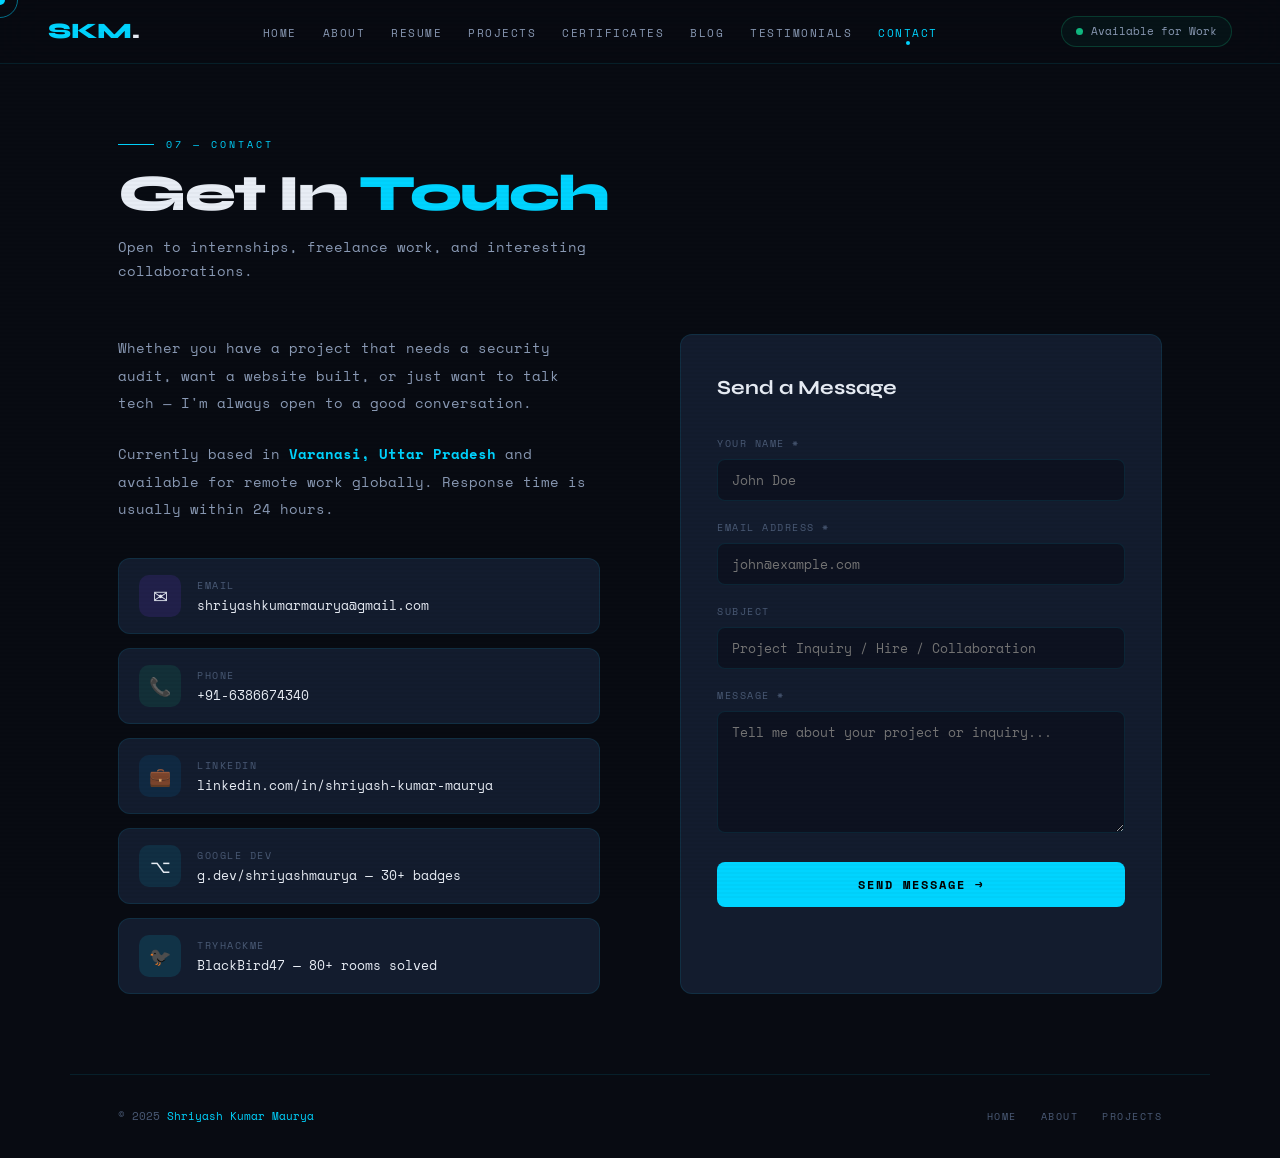
<file: pages/contact.html>
<!DOCTYPE html>
<html lang="en">
<head>
  <meta charset="UTF-8">
  <meta name="viewport" content="width=device-width, initial-scale=1.0">
  <title>Contact — Shriyash Kumar Maurya</title>
  <link rel="stylesheet" href="../css/variables.css">
  <link rel="stylesheet" href="../css/layout.css">
  <link rel="stylesheet" href="../css/pages.css">
</head>
<body data-page="contact">

  <div id="cursor"></div>
  <div id="cursor-ring"></div>

  <nav class="navbar">
    <a class="nav-logo" href="../index.html">SKM<span>.</span></a>
    <ul class="nav-menu" id="nav-menu">
      <li><a href="../index.html"       data-page="home">Home</a></li>
      <li><a href="about.html"          data-page="about">About</a></li>
      <li><a href="resume.html"         data-page="resume">Resume</a></li>
      <li><a href="projects.html"       data-page="projects">Projects</a></li>
      <li><a href="certificates.html"   data-page="certificates">Certificates</a></li>
      <li><a href="blog.html"           data-page="blog">Blog</a></li>
      <li><a href="testimonials.html"   data-page="testimonials">Testimonials</a></li>
      <li><a href="contact.html"        data-page="contact">Contact</a></li>
    </ul>
    <div class="nav-right">
      <div class="nav-status"><div class="status-dot"></div>Available for Work</div>
      <button class="nav-hamburger" id="nav-toggle"><span></span><span></span><span></span></button>
    </div>
  </nav>

  <div class="page-wrapper">
    <div class="container">

      <div class="section-head reveal">
        <div class="section-eyebrow">07 — Contact</div>
        <h1 class="section-title">Get In <em>Touch</em></h1>
        <p class="section-sub">Open to internships, freelance work, and interesting collaborations.</p>
      </div>

      <div class="contact-layout">

        <!-- Left: Info -->
        <div class="contact-intro reveal">
          <p>Whether you have a project that needs a security audit, want a website built, or just want to talk tech — I'm always open to a good conversation.</p>
          <p>Currently based in <strong style="color:var(--accent)">Varanasi, Uttar Pradesh</strong> and available for remote work globally. Response time is usually within 24 hours.</p>

          <div class="contact-links">
            <a class="clink" href="mailto:shriyashkumarmaurya@gmail.com">
              <div class="clink-icon email">✉</div>
              <div>
                <div class="clink-label">Email</div>
                <div class="clink-value">shriyashkumarmaurya@gmail.com</div>
              </div>
            </a>
            <a class="clink" href="tel:+916386674340">
              <div class="clink-icon phone">📞</div>
              <div>
                <div class="clink-label">Phone</div>
                <div class="clink-value">+91-6386674340</div>
              </div>
            </a>
            <a class="clink" href="https://linkedin.com/in/shriyash-kumar-maurya-305847362" target="_blank">
              <div class="clink-icon linkedin">💼</div>
              <div>
                <div class="clink-label">LinkedIn</div>
                <div class="clink-value">linkedin.com/in/shriyash-kumar-maurya</div>
              </div>
            </a>
            <a class="clink" href="https://g.dev/shriyashmaurya" target="_blank">
              <div class="clink-icon github">⌥</div>
              <div>
                <div class="clink-label">Google Dev</div>
                <div class="clink-value">g.dev/shriyashmaurya — 30+ badges</div>
              </div>
            </a>
            <a class="clink" href="https://tryhackme.com/p/BlackBird47" target="_blank">
              <div class="clink-icon" style="background:rgba(0,212,255,0.12);color:var(--accent)">🐦‍⬛</div>
              <div>
                <div class="clink-label">TryHackMe</div>
                <div class="clink-value">BlackBird47 — 80+ rooms solved</div>
              </div>
            </a>
          </div>
        </div>

        <!-- Right: Form -->
        <div class="contact-form-card reveal delay-2">
          <h3>Send a Message</h3>
          <form id="contact-form">
            <div class="form-group">
              <label>Your Name *</label>
              <input type="text" id="c-name" placeholder="John Doe" required>
            </div>
            <div class="form-group">
              <label>Email Address *</label>
              <input type="email" id="c-email" placeholder="john@example.com" required>
            </div>
            <div class="form-group">
              <label>Subject</label>
              <input type="text" id="c-subject" placeholder="Project Inquiry / Hire / Collaboration">
            </div>
            <div class="form-group">
              <label>Message *</label>
              <textarea id="c-msg" rows="5" placeholder="Tell me about your project or inquiry..." required></textarea>
            </div>
            <button type="submit" class="btn-send">Send Message →</button>
          </form>
        </div>

      </div>
    </div>

    <footer class="site-footer">
      <p class="footer-copy">© 2025 <strong>Shriyash Kumar Maurya</strong></p>
      <nav class="footer-nav">
        <a href="../index.html">Home</a>
        <a href="about.html">About</a>
        <a href="projects.html">Projects</a>
      </nav>
    </footer>
  </div>

  <div id="toast"></div>
  <script src="../js/main.js"></script>
  <script src="../js/contact.js"></script>
</body>
</html>
</file>
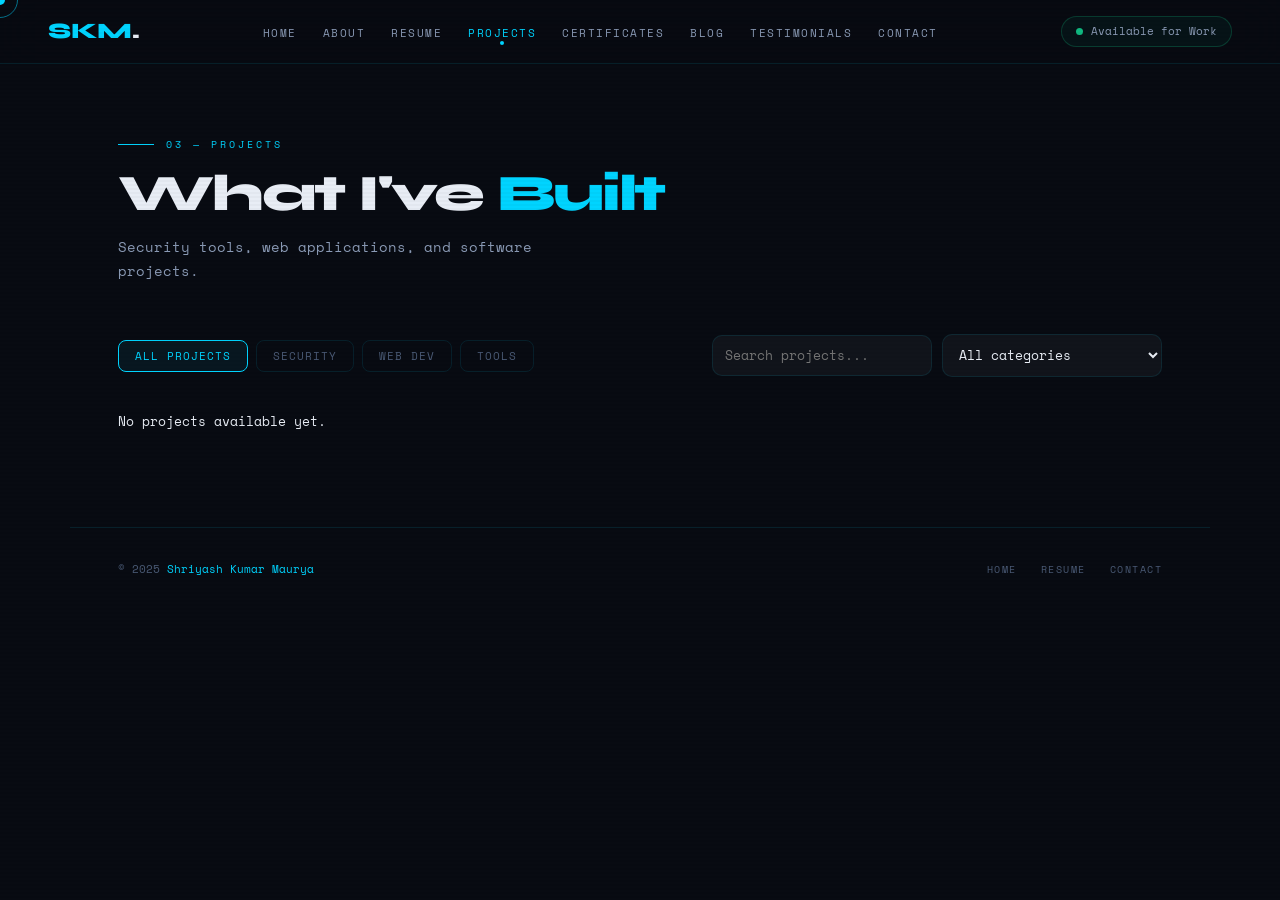
<file: pages/projects.html>
<!DOCTYPE html>
<html lang="en">
<head>
  <meta charset="UTF-8">
  <meta name="viewport" content="width=device-width, initial-scale=1.0">
  <title>Projects — Shriyash Kumar Maurya</title>
  <link rel="stylesheet" href="../css/variables.css">
  <link rel="stylesheet" href="../css/layout.css">
  <link rel="stylesheet" href="../css/pages.css">
</head>
<body data-page="projects">

  <div id="cursor"></div>
  <div id="cursor-ring"></div>

  <nav class="navbar">
    <a class="nav-logo" href="../index.html">SKM<span>.</span></a>
    <ul class="nav-menu" id="nav-menu">
      <li><a href="../index.html"       data-page="home">Home</a></li>
      <li><a href="about.html"          data-page="about">About</a></li>
      <li><a href="resume.html"         data-page="resume">Resume</a></li>
      <li><a href="projects.html"       data-page="projects">Projects</a></li>
      <li><a href="certificates.html"   data-page="certificates">Certificates</a></li>
      <li><a href="blog.html"           data-page="blog">Blog</a></li>
      <li><a href="testimonials.html"   data-page="testimonials">Testimonials</a></li>
      <li><a href="contact.html"        data-page="contact">Contact</a></li>
    </ul>
    <div class="nav-right">
      <div class="nav-status"><div class="status-dot"></div>Available for Work</div>
      <button class="nav-hamburger" id="nav-toggle"><span></span><span></span><span></span></button>
    </div>
  </nav>

  <div class="page-wrapper">
    <div class="container">

      <div class="section-head reveal">
        <div class="section-eyebrow">03 — Projects</div>
        <h1 class="section-title">What I've <em>Built</em></h1>
        <p class="section-sub">Security tools, web applications, and software projects.</p>
      </div>

      <div class="projects-controls reveal">
        <div class="projects-filter">
          <button class="filter-btn active" data-filter="all">All Projects</button>
          <button class="filter-btn" data-filter="security">Security</button>
          <button class="filter-btn" data-filter="web">Web Dev</button>
          <button class="filter-btn" data-filter="tool">Tools</button>
        </div>
        <div class="projects-toolbar-right">
          <input type="search" id="projectSearch" class="search-input" placeholder="Search projects..." />
          <select id="projectCategory" class="filter-select">
            <option value="all">All categories</option>
            <option value="security">Security</option>
            <option value="web">Web Dev</option>
            <option value="tool">Tools</option>
          </select>
        </div>
      </div>

      <div class="projects-grid" id="projectsGrid"></div>
      <div id="projectPagination" class="admin-pagination"></div>
    </div>

    <footer class="site-footer">
      <p class="footer-copy">© 2025 <strong>Shriyash Kumar Maurya</strong></p>
      <nav class="footer-nav">
        <a href="../index.html">Home</a>
        <a href="resume.html">Resume</a>
        <a href="contact.html">Contact</a>
      </nav>
    </footer>
  </div>

  <div id="toast"></div>
  <script src="../js/main.js"></script>
  <script src="../js/projects.js"></script>
</body>
</html>
</file>
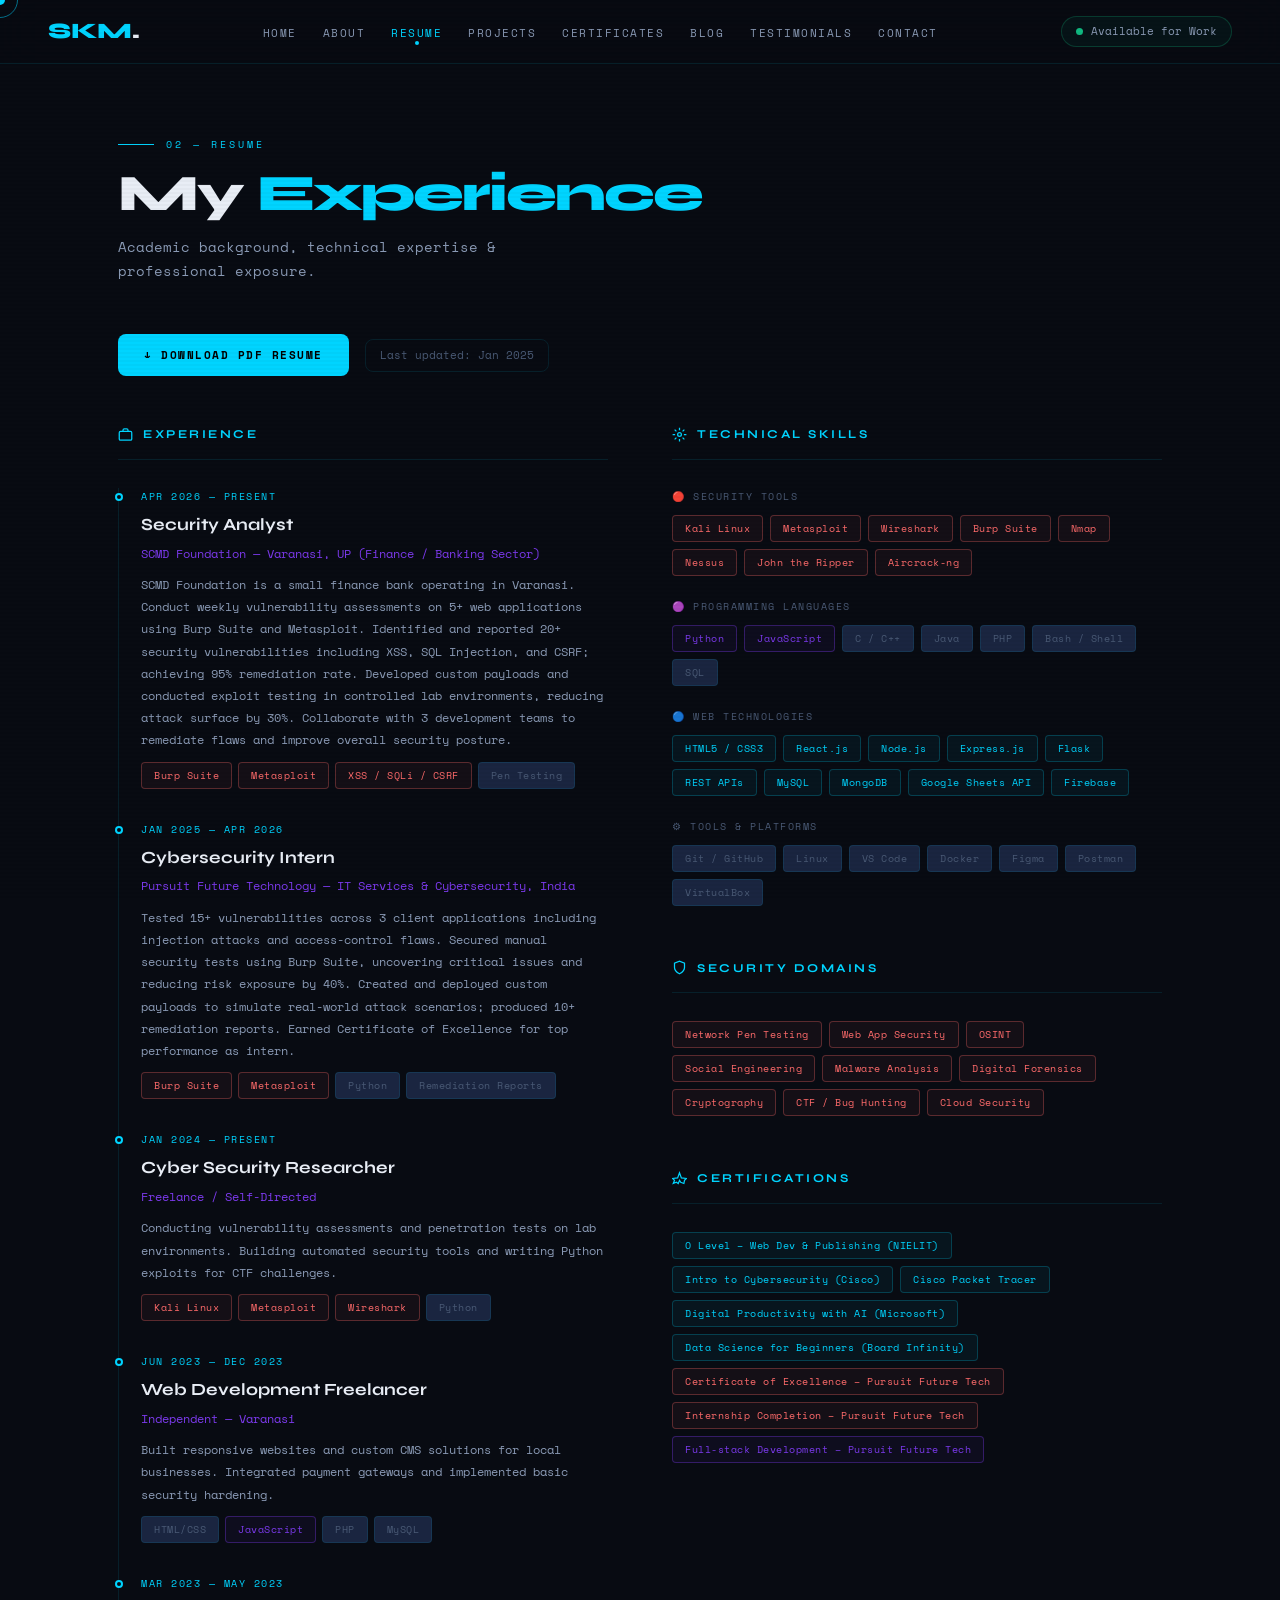
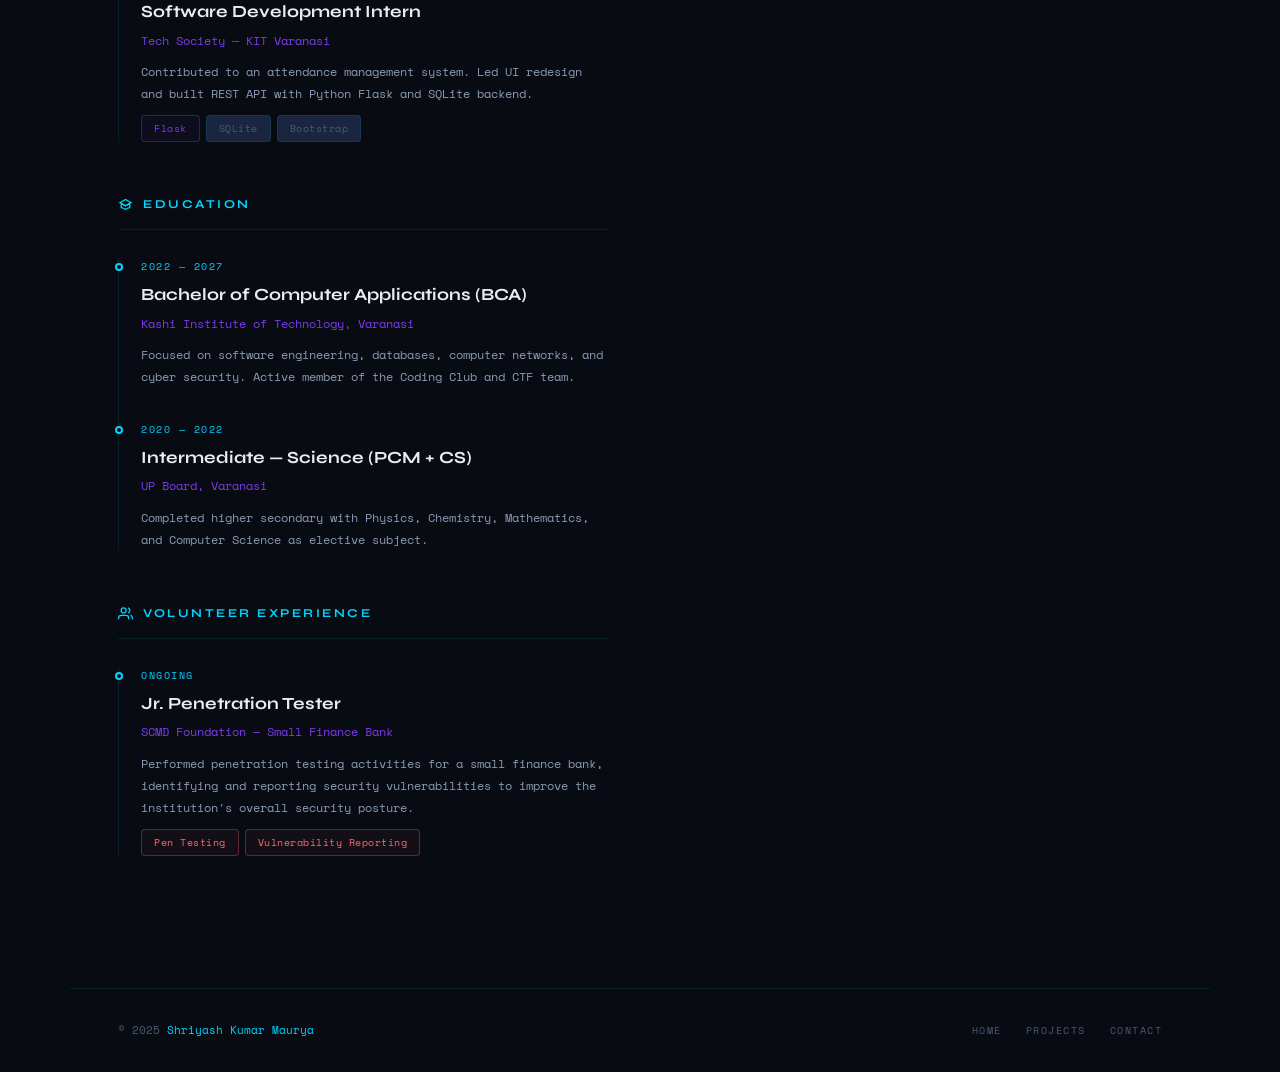
<file: pages/resume.html>
<!DOCTYPE html>
<html lang="en">
<head>
  <meta charset="UTF-8">
  <meta name="viewport" content="width=device-width, initial-scale=1.0">
  <title>Resume — Shriyash Kumar Maurya</title>
  <link rel="stylesheet" href="../css/variables.css">
  <link rel="stylesheet" href="../css/layout.css">
  <link rel="stylesheet" href="../css/pages.css">
</head>
<body data-page="resume">

  <div id="cursor"></div>
  <div id="cursor-ring"></div>

  <nav class="navbar">
    <a class="nav-logo" href="../index.html">SKM<span>.</span></a>
    <ul class="nav-menu" id="nav-menu">
      <li><a href="../index.html"       data-page="home">Home</a></li>
      <li><a href="about.html"          data-page="about">About</a></li>
      <li><a href="resume.html"         data-page="resume">Resume</a></li>
      <li><a href="projects.html"       data-page="projects">Projects</a></li>
      <li><a href="certificates.html"   data-page="certificates">Certificates</a></li>
      <li><a href="blog.html"           data-page="blog">Blog</a></li>
      <li><a href="testimonials.html"   data-page="testimonials">Testimonials</a></li>
      <li><a href="contact.html"        data-page="contact">Contact</a></li>
    </ul>
    <div class="nav-right">
      <div class="nav-status"><div class="status-dot"></div>Available for Work</div>
      <button class="nav-hamburger" id="nav-toggle"><span></span><span></span><span></span></button>
    </div>
  </nav>

  <div class="page-wrapper">
    <div class="container">

      <div class="section-head reveal">
        <div class="section-eyebrow">02 — Resume</div>
        <h1 class="section-title">My <em>Experience</em></h1>
        <p class="section-sub">Academic background, technical expertise &amp; professional exposure.</p>
      </div>

      <!-- Download -->
      <div class="resume-download-row reveal">
        <button class="btn btn-primary" onclick="window.open('files/Shriyash_Kumar_Maurya_Resume.pdf', '_blank')">↓ Download PDF Resume</button>
        <span class="download-badge">Last updated: Jan 2025</span>
        <!-- <div class="download-location">Download location: files/Shriyash_Kumar_Maurya_Resume.pdf</div> -->
      </div>


      
      <div class="resume-cols">

        <!-- LEFT COL -->
        <div>

          <!-- Experience -->
          <div class="resume-section reveal">
            <h3 class="rs-heading">
              <svg viewBox="0 0 24 24"><rect x="2" y="7" width="20" height="14" rx="2"/><path d="M16 7V5a2 2 0 00-2-2h-4a2 2 0 00-2 2v2"/></svg>
              Experience
            </h3>

            <div class="entry reveal">
              <div class="entry-date">Apr 2026 — Present</div>
              <div class="entry-title">Security Analyst</div>
              <div class="entry-org">SCMD Foundation — Varanasi, UP (Finance / Banking Sector)</div>
              <p class="entry-desc">SCMD Foundation is a small finance bank operating in Varanasi. Conduct weekly vulnerability assessments on 5+ web applications using Burp Suite and Metasploit. Identified and reported 20+ security vulnerabilities including XSS, SQL Injection, and CSRF; achieving 95% remediation rate. Developed custom payloads and conducted exploit testing in controlled lab environments, reducing attack surface by 30%. Collaborate with 3 development teams to remediate flaws and improve overall security posture.</p>
              <div class="entry-chips">
                <span class="chip chip-red">Burp Suite</span>
                <span class="chip chip-red">Metasploit</span>
                <span class="chip chip-red">XSS / SQLi / CSRF</span>
                <span class="chip">Pen Testing</span>
              </div>
            </div>

            <div class="entry reveal delay-1">
              <div class="entry-date">Jan 2025 — Apr 2026</div>
              <div class="entry-title">Cybersecurity Intern</div>
              <div class="entry-org">Pursuit Future Technology — IT Services & Cybersecurity, India</div>
              <p class="entry-desc">Tested 15+ vulnerabilities across 3 client applications including injection attacks and access-control flaws. Secured manual security tests using Burp Suite, uncovering critical issues and reducing risk exposure by 40%. Created and deployed custom payloads to simulate real-world attack scenarios; produced 10+ remediation reports. Earned Certificate of Excellence for top performance as intern.</p>
              <div class="entry-chips">
                <span class="chip chip-red">Burp Suite</span>
                <span class="chip chip-red">Metasploit</span>
                <span class="chip">Python</span>
                <span class="chip">Remediation Reports</span>
              </div>
            </div>

            <div class="entry reveal delay-2">
              <div class="entry-date">Jan 2024 — Present</div>
              <div class="entry-title">Cyber Security Researcher</div>
              <div class="entry-org">Freelance / Self-Directed</div>
              <p class="entry-desc">Conducting vulnerability assessments and penetration tests on lab environments. Building automated security tools and writing Python exploits for CTF challenges.</p>
              <div class="entry-chips">
                <span class="chip chip-red">Kali Linux</span>
                <span class="chip chip-red">Metasploit</span>
                <span class="chip chip-red">Wireshark</span>
                <span class="chip">Python</span>
              </div>
            </div>

            <div class="entry reveal delay-3">
              <div class="entry-date">Jun 2023 — Dec 2023</div>
              <div class="entry-title">Web Development Freelancer</div>
              <div class="entry-org">Independent — Varanasi</div>
              <p class="entry-desc">Built responsive websites and custom CMS solutions for local businesses. Integrated payment gateways and implemented basic security hardening.</p>
              <div class="entry-chips">
                <span class="chip">HTML/CSS</span>
                <span class="chip chip-purple">JavaScript</span>
                <span class="chip">PHP</span>
                <span class="chip">MySQL</span>
              </div>
            </div>

            <div class="entry reveal delay-2">
              <div class="entry-date">Mar 2023 — May 2023</div>
              <div class="entry-title">Software Development Intern</div>
              <div class="entry-org">Tech Society — KIT Varanasi</div>
              <p class="entry-desc">Contributed to an attendance management system. Led UI redesign and built REST API with Python Flask and SQLite backend.</p>
              <div class="entry-chips">
                <span class="chip chip-purple">Flask</span>
                <span class="chip">SQLite</span>
                <span class="chip">Bootstrap</span>
              </div>
            </div>
          </div>

          <!-- Education -->
          <div class="resume-section reveal">
            <h3 class="rs-heading">
              <svg viewBox="0 0 24 24"><path d="M12 14l9-5-9-5-9 5 9 5z"/><path d="M12 14l6.16-3.422a12.083 12.083 0 01.665 6.479A11.952 11.952 0 0012 20.055a11.952 11.952 0 00-6.824-2.998 12.078 12.078 0 01.665-6.479L12 14z"/></svg>
              Education
            </h3>

            <div class="entry reveal">
              <div class="entry-date">2022 — 2027</div>
              <div class="entry-title">Bachelor of Computer Applications (BCA)</div>
              <div class="entry-org">Kashi Institute of Technology, Varanasi</div>
              <p class="entry-desc">Focused on software engineering, databases, computer networks, and cyber security. Active member of the Coding Club and CTF team.</p>
            </div>

            <div class="entry reveal delay-1">
              <div class="entry-date">2020 — 2022</div>
              <div class="entry-title">Intermediate — Science (PCM + CS)</div>
              <div class="entry-org">UP Board, Varanasi</div>
              <p class="entry-desc">Completed higher secondary with Physics, Chemistry, Mathematics, and Computer Science as elective subject.</p>
            </div>
          </div>

          <!-- Volunteer -->
          <div class="resume-section reveal">
            <h3 class="rs-heading">
              <svg viewBox="0 0 24 24"><path d="M17 21v-2a4 4 0 00-4-4H5a4 4 0 00-4 4v2"/><circle cx="9" cy="7" r="4"/><path d="M23 21v-2a4 4 0 00-3-3.87M16 3.13a4 4 0 010 7.75"/></svg>
              Volunteer Experience
            </h3>
            <div class="entry reveal">
              <div class="entry-date">Ongoing</div>
              <div class="entry-title">Jr. Penetration Tester</div>
              <div class="entry-org">SCMD Foundation — Small Finance Bank</div>
              <p class="entry-desc">Performed penetration testing activities for a small finance bank, identifying and reporting security vulnerabilities to improve the institution's overall security posture.</p>
              <div class="entry-chips">
                <span class="chip chip-red">Pen Testing</span>
                <span class="chip chip-red">Vulnerability Reporting</span>
              </div>
            </div>
          </div>

        </div>

        <!-- RIGHT COL -->
        <div>

          <!-- Skills -->
          <div class="resume-section reveal">
            <h3 class="rs-heading">
              <svg viewBox="0 0 24 24"><circle cx="12" cy="12" r="3"/><path d="M12 1v4M12 19v4M4.22 4.22l2.83 2.83M16.95 16.95l2.83 2.83M1 12h4M19 12h4M4.22 19.78l2.83-2.83M16.95 7.05l2.83-2.83"/></svg>
              Technical Skills
            </h3>

            <div class="skill-cloud-group reveal">
              <div class="skill-cloud-label">🔴 Security Tools</div>
              <div class="chip-cloud">
                <span class="chip chip-red">Kali Linux</span>
                <span class="chip chip-red">Metasploit</span>
                <span class="chip chip-red">Wireshark</span>
                <span class="chip chip-red">Burp Suite</span>
                <span class="chip chip-red">Nmap</span>
                <span class="chip chip-red">Nessus</span>
                <span class="chip chip-red">John the Ripper</span>
                <span class="chip chip-red">Aircrack-ng</span>
              </div>
            </div>

            <div class="skill-cloud-group reveal delay-1">
              <div class="skill-cloud-label">🟣 Programming Languages</div>
              <div class="chip-cloud">
                <span class="chip chip-purple">Python</span>
                <span class="chip chip-purple">JavaScript</span>
                <span class="chip">C / C++</span>
                <span class="chip">Java</span>
                <span class="chip">PHP</span>
                <span class="chip">Bash / Shell</span>
                <span class="chip">SQL</span>
              </div>
            </div>

            <div class="skill-cloud-group reveal delay-2">
              <div class="skill-cloud-label">🔵 Web Technologies</div>
              <div class="chip-cloud">
                <span class="chip chip-cyan">HTML5 / CSS3</span>
                <span class="chip chip-cyan">React.js</span>
                <span class="chip chip-cyan">Node.js</span>
                <span class="chip chip-cyan">Express.js</span>
                <span class="chip chip-cyan">Flask</span>
                <span class="chip chip-cyan">REST APIs</span>
                <span class="chip chip-cyan">MySQL</span>
                <span class="chip chip-cyan">MongoDB</span>
                <span class="chip chip-cyan">Google Sheets API</span>
                <span class="chip chip-cyan">Firebase</span>
              </div>
            </div>

            <div class="skill-cloud-group reveal delay-3">
              <div class="skill-cloud-label">⚙ Tools & Platforms</div>
              <div class="chip-cloud">
                <span class="chip">Git / GitHub</span>
                <span class="chip">Linux</span>
                <span class="chip">VS Code</span>
                <span class="chip">Docker</span>
                <span class="chip">Figma</span>
                <span class="chip">Postman</span>
                <span class="chip">VirtualBox</span>
              </div>
            </div>
          </div>

          <!-- Security Domains -->
          <div class="resume-section reveal">
            <h3 class="rs-heading">
              <svg viewBox="0 0 24 24"><path d="M12 22s8-4 8-10V5l-8-3-8 3v7c0 6 8 10 8 10z"/></svg>
              Security Domains
            </h3>
            <div class="chip-cloud">
              <span class="chip chip-red">Network Pen Testing</span>
              <span class="chip chip-red">Web App Security</span>
              <span class="chip chip-red">OSINT</span>
              <span class="chip chip-red">Social Engineering</span>
              <span class="chip chip-red">Malware Analysis</span>
              <span class="chip chip-red">Digital Forensics</span>
              <span class="chip chip-red">Cryptography</span>
              <span class="chip chip-red">CTF / Bug Hunting</span>
              <span class="chip chip-red">Cloud Security</span>
            </div>
          </div>

          <!-- Certifications -->
          <div class="resume-section reveal">
            <h3 class="rs-heading">
              <svg viewBox="0 0 24 24"><path d="M12 15l-2 5L7 18l-5 2 2-5L1 12l8-1 3-8 3 8 8 1-3 3-1 5-5-2z"/></svg>
              Certifications
            </h3>
            <div class="chip-cloud">
              <span class="chip chip-cyan">O Level – Web Dev & Publishing (NIELIT)</span>
              <span class="chip chip-cyan">Intro to Cybersecurity (Cisco)</span>
              <span class="chip chip-cyan">Cisco Packet Tracer</span>
              <span class="chip chip-cyan">Digital Productivity with AI (Microsoft)</span>
              <span class="chip chip-cyan">Data Science for Beginners (Board Infinity)</span>
              <span class="chip chip-red">Certificate of Excellence – Pursuit Future Tech</span>
              <span class="chip chip-red">Internship Completion – Pursuit Future Tech</span>
              <span class="chip chip-purple">Full-stack Development – Pursuit Future Tech</span>
            </div>
          </div>

        </div>
      </div>
    </div>

    <footer class="site-footer">
      <p class="footer-copy">© 2025 <strong>Shriyash Kumar Maurya</strong></p>
      <nav class="footer-nav">
        <a href="../index.html">Home</a>
        <a href="projects.html">Projects</a>
        <a href="contact.html">Contact</a>
      </nav>
    </footer>
  </div>

  <div id="toast"></div>
  <script src="../js/main.js"></script>
</body>
</html>
</file>
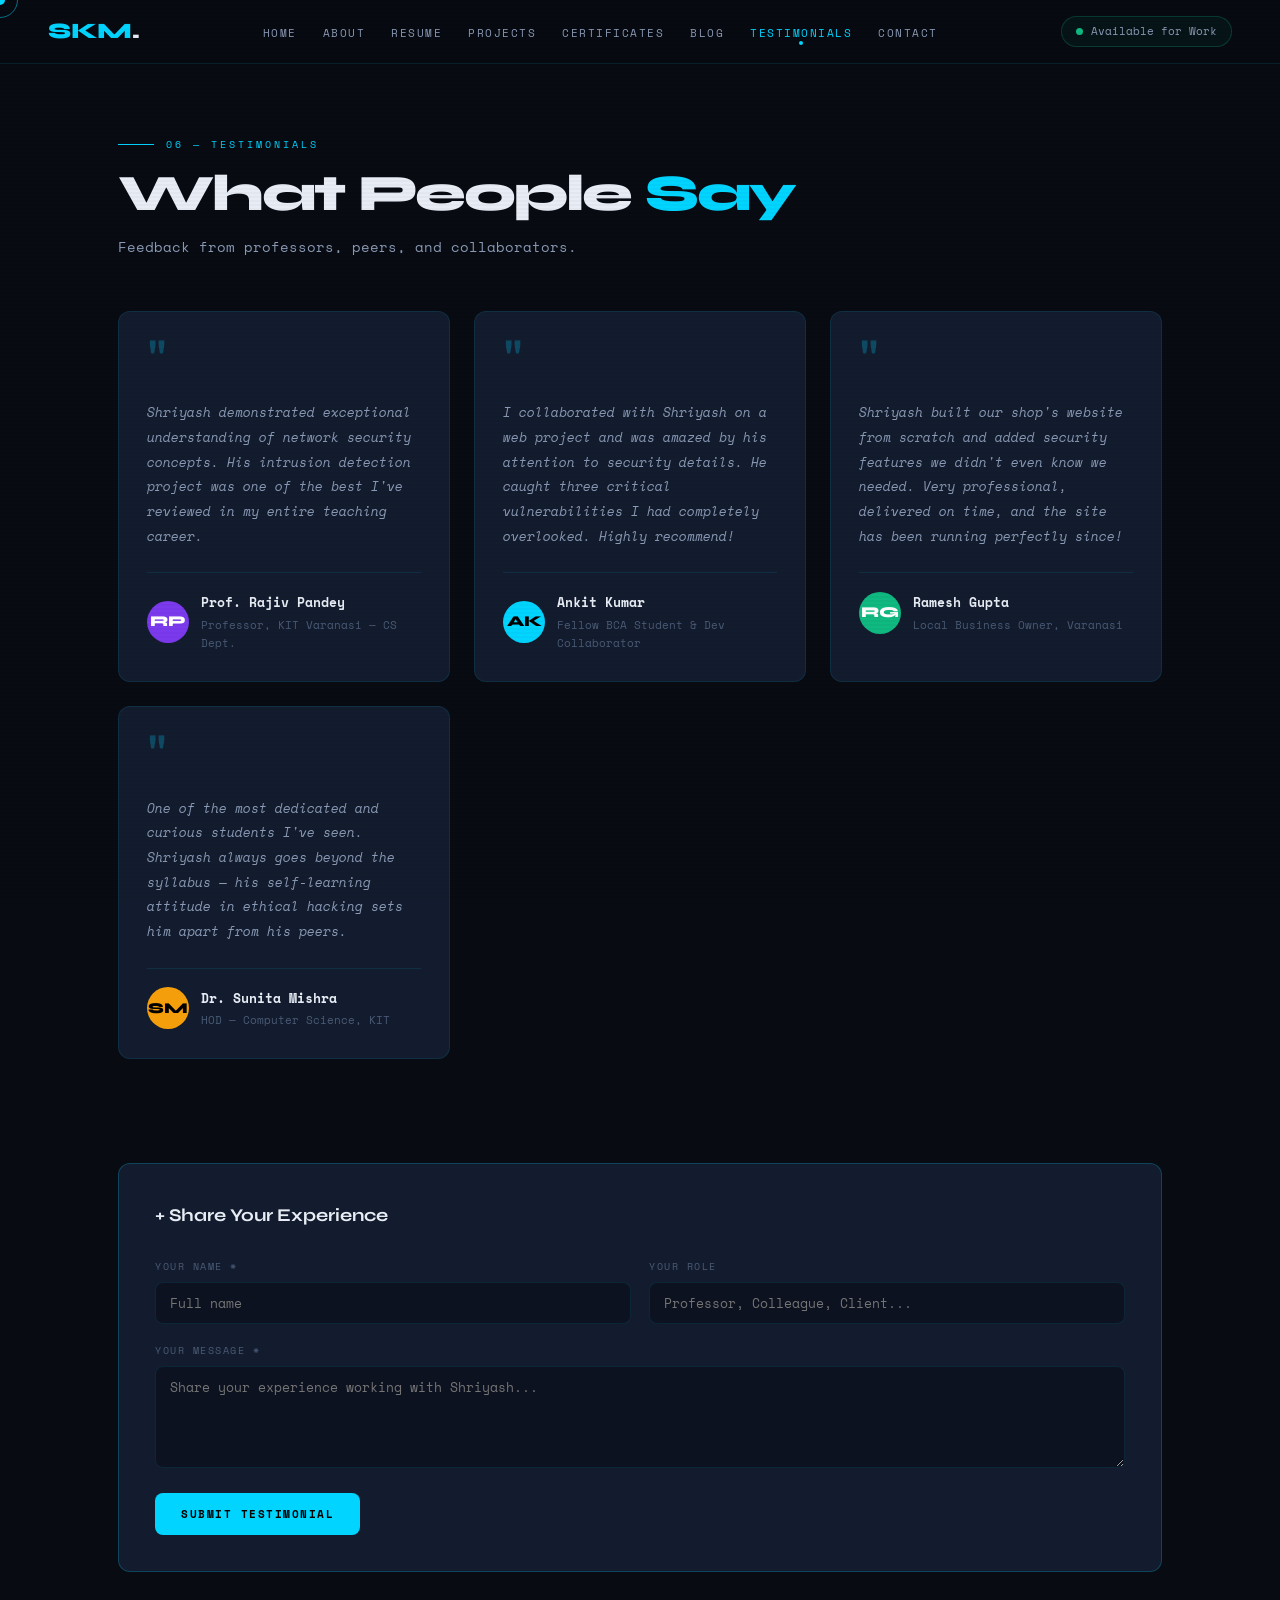
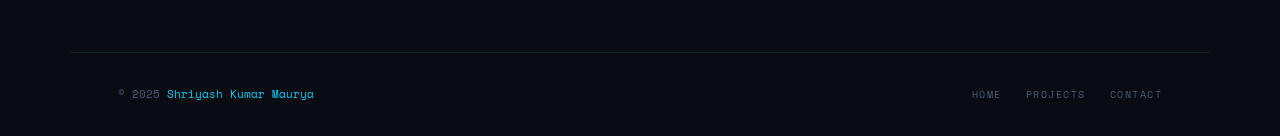
<file: pages/testimonials.html>
<!DOCTYPE html>
<html lang="en">
<head>
  <meta charset="UTF-8">
  <meta name="viewport" content="width=device-width, initial-scale=1.0">
  <title>Testimonials — Shriyash Kumar Maurya</title>
  <link rel="stylesheet" href="../css/variables.css">
  <link rel="stylesheet" href="../css/layout.css">
  <link rel="stylesheet" href="../css/pages.css">
</head>
<body data-page="testimonials">

  <div id="cursor"></div>
  <div id="cursor-ring"></div>

  <nav class="navbar">
    <a class="nav-logo" href="../index.html">SKM<span>.</span></a>
    <ul class="nav-menu" id="nav-menu">
      <li><a href="../index.html"       data-page="home">Home</a></li>
      <li><a href="about.html"          data-page="about">About</a></li>
      <li><a href="resume.html"         data-page="resume">Resume</a></li>
      <li><a href="projects.html"       data-page="projects">Projects</a></li>
      <li><a href="certificates.html"   data-page="certificates">Certificates</a></li>
      <li><a href="blog.html"           data-page="blog">Blog</a></li>
      <li><a href="testimonials.html"   data-page="testimonials">Testimonials</a></li>
      <li><a href="contact.html"        data-page="contact">Contact</a></li>
    </ul>
    <div class="nav-right">
      <div class="nav-status"><div class="status-dot"></div>Available for Work</div>
      <button class="nav-hamburger" id="nav-toggle"><span></span><span></span><span></span></button>
    </div>
  </nav>

  <div class="page-wrapper">
    <div class="container">

      <div class="section-head reveal">
        <div class="section-eyebrow">06 — Testimonials</div>
        <h1 class="section-title">What People <em>Say</em></h1>
        <p class="section-sub">Feedback from professors, peers, and collaborators.</p>
      </div>

      <!-- Static testimonials -->
      <div class="testimonials-grid">

        <div class="t-card reveal">
          <div class="quote-mark">"</div>
          <p class="t-text">Shriyash demonstrated exceptional understanding of network security concepts. His intrusion detection project was one of the best I've reviewed in my entire teaching career.</p>
          <div class="t-author">
            <div class="t-avatar" style="background:#7c3aed">RP</div>
            <div>
              <div class="t-name">Prof. Rajiv Pandey</div>
              <div class="t-role">Professor, KIT Varanasi — CS Dept.</div>
            </div>
          </div>
        </div>

        <div class="t-card reveal delay-1">
          <div class="quote-mark">"</div>
          <p class="t-text">I collaborated with Shriyash on a web project and was amazed by his attention to security details. He caught three critical vulnerabilities I had completely overlooked. Highly recommend!</p>
          <div class="t-author">
            <div class="t-avatar" style="background:#00d4ff; color:#000">AK</div>
            <div>
              <div class="t-name">Ankit Kumar</div>
              <div class="t-role">Fellow BCA Student &amp; Dev Collaborator</div>
            </div>
          </div>
        </div>

        <div class="t-card reveal delay-2">
          <div class="quote-mark">"</div>
          <p class="t-text">Shriyash built our shop's website from scratch and added security features we didn't even know we needed. Very professional, delivered on time, and the site has been running perfectly since!</p>
          <div class="t-author">
            <div class="t-avatar" style="background:#10b981">RG</div>
            <div>
              <div class="t-name">Ramesh Gupta</div>
              <div class="t-role">Local Business Owner, Varanasi</div>
            </div>
          </div>
        </div>

        <div class="t-card reveal">
          <div class="quote-mark">"</div>
          <p class="t-text">One of the most dedicated and curious students I've seen. Shriyash always goes beyond the syllabus — his self-learning attitude in ethical hacking sets him apart from his peers.</p>
          <div class="t-author">
            <div class="t-avatar" style="background:#f59e0b; color:#000">SM</div>
            <div>
              <div class="t-name">Dr. Sunita Mishra</div>
              <div class="t-role">HOD — Computer Science, KIT</div>
            </div>
          </div>
        </div>

      </div>

      <!-- Dynamic testimonials from localStorage -->
      <div class="testimonials-grid" id="dynamic-testimonials"></div>

      <!-- Add testimonial form -->
      <div class="add-t-form reveal">
        <h3>+ Share Your Experience</h3>
        <form id="t-form">
          <div class="form-row">
            <div class="form-group">
              <label>Your Name *</label>
              <input type="text" id="t-name" placeholder="Full name" required>
            </div>
            <div class="form-group">
              <label>Your Role</label>
              <input type="text" id="t-role" placeholder="Professor, Colleague, Client...">
            </div>
          </div>
          <div class="form-group">
            <label>Your Message *</label>
            <textarea id="t-msg" rows="4" placeholder="Share your experience working with Shriyash..." required></textarea>
          </div>
          <button type="submit" class="btn btn-primary">Submit Testimonial</button>
        </form>
      </div>

    </div>

    <footer class="site-footer">
      <p class="footer-copy">© 2025 <strong>Shriyash Kumar Maurya</strong></p>
      <nav class="footer-nav">
        <a href="../index.html">Home</a>
        <a href="projects.html">Projects</a>
        <a href="contact.html">Contact</a>
      </nav>
    </footer>
  </div>

  <div id="toast"></div>
  <script src="../js/main.js"></script>
  <script src="../js/testimonials.js"></script>
</body>
</html>
</file>
<file: css/variables.css>
/* ========================================
   VARIABLES.CSS — Design Tokens & Root
   Shriyash Kumar Maurya Portfolio
   ======================================== */

@import url('https://fonts.googleapis.com/css2?family=Space+Mono:ital,wght@0,400;0,700;1,400&family=Syne:wght@400;600;700;800&display=swap');

:root {
  /* Colors */
  --bg:        #080b12;
  --bg2:       #0d1220;
  --bg3:       #111827;
  --surface:   #131c2e;
  --surface2:  #1a2540;
  --surface3:  #212f4a;

  --accent:    #00d4ff;
  --accent2:   #7c3aed;
  --accent3:   #10b981;
  --accent4:   #f59e0b;
  --danger:    #ff6b6b;

  --text:      #e8edf5;
  --text2:     #8a9ab5;
  --text3:     #4a5a75;
  --text4:     #2a3a55;

  --border:    rgba(0, 212, 255, 0.10);
  --border2:   rgba(0, 212, 255, 0.22);
  --border3:   rgba(0, 212, 255, 0.40);

  --glow-sm:   0 0 20px rgba(0,212,255,0.10);
  --glow:      0 0 40px rgba(0,212,255,0.15);
  --glow-lg:   0 0 80px rgba(0,212,255,0.20);

  /* Typography */
  --font-head: 'Syne', sans-serif;
  --font-mono: 'Space Mono', monospace;

  /* Spacing */
  --nav-h:   64px;
  --radius:  8px;
  --radius2: 12px;

  /* Transitions */
  --t-fast:  0.15s ease;
  --t-med:   0.25s ease;
  --t-slow:  0.5s ease;
}

*, *::before, *::after {
  margin: 0;
  padding: 0;
  box-sizing: border-box;
}

html {
  scroll-behavior: smooth;
  font-size: 14px;
}

body {
  background: var(--bg);
  color: var(--text);
  font-family: var(--font-mono);
  line-height: 1.7;
  overflow-x: hidden;
  cursor: none;
  min-height: 100vh;
}

/* Scanline overlay */
body::after {
  content: '';
  position: fixed;
  inset: 0;
  background: repeating-linear-gradient(
    0deg,
    transparent, transparent 2px,
    rgba(0,0,0,0.025) 2px, rgba(0,0,0,0.025) 4px
  );
  pointer-events: none;
  z-index: 9990;
}

a { text-decoration: none; color: inherit; }
ul, ol { list-style: none; }
button { font-family: var(--font-mono); cursor: none; }
img { max-width: 100%; display: block; }
input, textarea, select { font-family: var(--font-mono); }

::selection {
  background: rgba(0, 212, 255, 0.25);
  color: var(--accent);
}

::-webkit-scrollbar { width: 5px; }
::-webkit-scrollbar-track { background: var(--bg); }
::-webkit-scrollbar-thumb { background: var(--surface2); border-radius: 4px; }
::-webkit-scrollbar-thumb:hover { background: var(--border2); }
</file>
<file: css/layout.css>
/* ========================================
   LAYOUT.CSS — Nav, Footer, Shared Layout
   ======================================== */

/* ---- Custom Cursor ---- */
#cursor {
  width: 10px;
  height: 10px;
  background: var(--accent);
  border-radius: 50%;
  position: fixed;
  top: 0; left: 0;
  pointer-events: none;
  z-index: 9999;
  transform: translate(-50%, -50%);
}

#cursor-ring {
  width: 36px;
  height: 36px;
  border: 1.5px solid rgba(0, 212, 255, 0.5);
  border-radius: 50%;
  position: fixed;
  top: 0; left: 0;
  pointer-events: none;
  z-index: 9998;
  transform: translate(-50%, -50%);
  transition: width 0.2s, height 0.2s, border-color 0.2s;
}

#cursor-ring.hover {
  width: 52px;
  height: 52px;
  border-color: var(--accent);
}

/* ---- Navigation ---- */
.navbar {
  position: fixed;
  top: 0; left: 0; right: 0;
  z-index: 500;
  height: var(--nav-h);
  background: rgba(8, 11, 18, 0.88);
  backdrop-filter: blur(24px);
  border-bottom: 1px solid var(--border);
  display: flex;
  align-items: center;
  justify-content: space-between;
  padding: 0 48px;
}

.nav-logo {
  font-family: var(--font-head);
  font-size: 22px;
  font-weight: 800;
  letter-spacing: -0.5px;
  color: var(--accent);
}
.nav-logo span { color: var(--text); }

.nav-menu {
  display: flex;
  align-items: center;
  gap: 2px;
}

.nav-menu a {
  font-size: 11px;
  letter-spacing: 1.5px;
  text-transform: uppercase;
  color: var(--text2);
  padding: 8px 12px;
  border-radius: var(--radius);
  transition: color var(--t-fast), background var(--t-fast);
  position: relative;
  white-space: nowrap;
}
.nav-menu a:hover { color: var(--accent); background: rgba(0,212,255,0.06); }
.nav-menu a.active { color: var(--accent); }
.nav-menu a.active::after {
  content: '';
  position: absolute;
  bottom: 4px; left: 50%;
  transform: translateX(-50%);
  width: 4px; height: 4px;
  border-radius: 50%;
  background: var(--accent);
}

.nav-right {
  display: flex;
  align-items: center;
  gap: 16px;
}

.nav-status {
  display: flex;
  align-items: center;
  gap: 8px;
  font-size: 11px;
  color: var(--text2);
  border: 1px solid rgba(16,185,129,0.25);
  padding: 5px 14px;
  border-radius: 100px;
  background: rgba(16,185,129,0.05);
}

.status-dot {
  width: 7px; height: 7px;
  border-radius: 50%;
  background: var(--accent3);
  animation: statusPulse 2.2s infinite;
}

@keyframes statusPulse {
  0%, 100% { opacity: 1; box-shadow: 0 0 0 0 rgba(16,185,129,0.5); }
  50%       { opacity: 0.8; box-shadow: 0 0 0 5px rgba(16,185,129,0); }
}

.nav-hamburger {
  display: none;
  flex-direction: column;
  gap: 5px;
  cursor: none;
  padding: 6px;
}
.nav-hamburger span {
  display: block;
  width: 22px; height: 1.5px;
  background: var(--text2);
  transition: all var(--t-med);
}

/* ---- Page Wrapper ---- */
.page-wrapper {
  padding-top: var(--nav-h);
  min-height: 100vh;
  position: relative;
  z-index: 1;
}

/* ---- Container ---- */
.container {
  max-width: 1140px;
  margin: 0 auto;
  padding: 0 48px;
}

/* ---- Section Headers ---- */
.section-head {
  padding: 72px 0 52px;
}
.section-eyebrow {
  display: flex;
  align-items: center;
  gap: 12px;
  font-size: 10px;
  letter-spacing: 3px;
  text-transform: uppercase;
  color: var(--accent);
  margin-bottom: 14px;
}
.section-eyebrow::before {
  content: '';
  display: block;
  width: 36px; height: 1px;
  background: var(--accent);
}
.section-title {
  font-family: var(--font-head);
  font-size: clamp(34px, 4vw, 54px);
  font-weight: 800;
  letter-spacing: -2px;
  line-height: 1.05;
  color: var(--text);
}
.section-title em {
  font-style: normal;
  color: var(--accent);
}
.section-sub {
  margin-top: 14px;
  font-size: 14px;
  color: var(--text2);
  max-width: 480px;
}

/* ---- Buttons ---- */
.btn {
  display: inline-flex;
  align-items: center;
  gap: 8px;
  font-family: var(--font-mono);
  font-size: 11px;
  font-weight: 700;
  letter-spacing: 1.5px;
  text-transform: uppercase;
  padding: 13px 26px;
  border-radius: var(--radius);
  border: none;
  cursor: none;
  transition: all var(--t-med);
  white-space: nowrap;
}
.btn-primary {
  background: var(--accent);
  color: #000;
}
.btn-primary:hover {
  background: #33ddff;
  transform: translateY(-2px);
  box-shadow: 0 8px 28px rgba(0,212,255,0.30);
}
.btn-ghost {
  background: transparent;
  color: var(--text);
  border: 1px solid var(--border2);
}
.btn-ghost:hover {
  border-color: var(--accent);
  color: var(--accent);
  background: rgba(0,212,255,0.05);
}
.btn-danger {
  background: transparent;
  color: var(--danger);
  border: 1px solid rgba(255,107,107,0.3);
}
.btn-danger:hover { background: rgba(255,107,107,0.08); }

/* ---- Cards ---- */
.card {
  background: var(--surface);
  border: 1px solid var(--border);
  border-radius: var(--radius2);
  padding: 28px;
  transition: border-color var(--t-med), box-shadow var(--t-med), transform var(--t-med);
}
.card:hover {
  border-color: var(--border2);
  box-shadow: var(--glow-sm);
}
.card-lift:hover {
  transform: translateY(-4px);
  box-shadow: 0 20px 60px rgba(0,212,255,0.10);
}

/* ---- Form Elements ---- */
.form-group { margin-bottom: 18px; }
.form-group label {
  display: block;
  font-size: 10px;
  letter-spacing: 1.5px;
  text-transform: uppercase;
  color: var(--text3);
  margin-bottom: 7px;
}
.form-group input,
.form-group textarea,
.form-group select {
  width: 100%;
  background: var(--bg2);
  border: 1px solid var(--border);
  border-radius: var(--radius);
  padding: 10px 14px;
  color: var(--text);
  font-family: var(--font-mono);
  font-size: 13px;
  outline: none;
  transition: border-color var(--t-fast);
  resize: vertical;
}
.form-group input:focus,
.form-group textarea:focus,
.form-group select:focus { border-color: var(--accent); }
.form-group select option { background: var(--bg2); }
.form-row { display: grid; grid-template-columns: 1fr 1fr; gap: 18px; }

/* ---- Tags & Chips ---- */
.chip {
  display: inline-block;
  font-size: 10px;
  letter-spacing: 0.5px;
  padding: 4px 12px;
  border-radius: 4px;
  border: 1px solid var(--border);
  color: var(--text3);
  background: var(--surface2);
  transition: all var(--t-fast);
}
.chip:hover { border-color: var(--accent); color: var(--accent); }
.chip-purple { border-color: rgba(124,58,237,0.35); color: var(--accent2); background: rgba(124,58,237,0.06); }
.chip-red    { border-color: rgba(255,107,107,0.3); color: var(--danger); background: rgba(255,107,107,0.05); }
.chip-green  { border-color: rgba(16,185,129,0.3); color: var(--accent3); background: rgba(16,185,129,0.05); }
.chip-cyan   { border-color: var(--border2); color: var(--accent); background: rgba(0,212,255,0.05); }

/* ---- Notification Toast ---- */
#toast {
  position: fixed;
  bottom: 32px; right: 32px;
  background: var(--surface);
  border: 1px solid var(--accent3);
  border-radius: var(--radius2);
  padding: 14px 22px;
  font-size: 12px;
  color: var(--text);
  z-index: 9000;
  opacity: 0;
  transform: translateY(12px);
  pointer-events: none;
  transition: all 0.3s;
}
#toast.show { opacity: 1; transform: translateY(0); }
#toast::before { content: '✓  '; color: var(--accent3); }

/* ---- Scroll Reveal ---- */
.reveal {
  opacity: 0;
  transform: translateY(24px);
  transition: opacity 0.6s ease, transform 0.6s ease;
}
.reveal.delay-1 { transition-delay: 0.1s; }
.reveal.delay-2 { transition-delay: 0.2s; }
.reveal.delay-3 { transition-delay: 0.3s; }
.reveal.delay-4 { transition-delay: 0.4s; }
.reveal.visible { opacity: 1; transform: none; }

/* ---- Footer ---- */
.site-footer {
  border-top: 1px solid var(--border);
  padding: 32px 48px;
  display: flex;
  justify-content: space-between;
  align-items: center;
  max-width: 1140px;
  margin: 0 auto;
  position: relative;
  z-index: 1;
}
.footer-copy { font-size: 11px; color: var(--text3); }
.footer-copy strong { color: var(--accent); font-weight: 400; }
.footer-nav { display: flex; gap: 24px; }
.footer-nav a {
  font-size: 10px;
  letter-spacing: 1.5px;
  text-transform: uppercase;
  color: var(--text3);
  transition: color var(--t-fast);
}
.footer-nav a:hover { color: var(--accent); }

/* ---- Responsive ---- */
@media (max-width: 900px) {
  .navbar { padding: 0 24px; }
  .nav-menu { display: none; }
  .nav-menu.open {
    display: flex;
    flex-direction: column;
    position: fixed;
    top: var(--nav-h); left: 0; right: 0;
    background: var(--bg2);
    border-bottom: 1px solid var(--border);
    padding: 16px 24px;
    gap: 4px;
    z-index: 499;
  }
  .nav-hamburger { display: flex; }
  .container { padding: 0 24px; }
  .site-footer { padding: 24px; flex-direction: column; gap: 12px; }
  .form-row { grid-template-columns: 1fr; }
}
</file>
<file: css/home.css>
/* ========================================
   HOME.CSS — Landing / Hero Page Styles
   ======================================== */

.hero {
  min-height: calc(100vh - var(--nav-h));
  display: flex;
  align-items: center;
  position: relative;
  overflow: hidden;
}

/* Animated grid background */
.hero-grid {
  position: absolute;
  inset: 0;
  background-image:
    linear-gradient(rgba(0,212,255,0.035) 1px, transparent 1px),
    linear-gradient(90deg, rgba(0,212,255,0.035) 1px, transparent 1px);
  background-size: 64px 64px;
  animation: gridScroll 25s linear infinite;
  pointer-events: none;
}
@keyframes gridScroll {
  from { background-position: 0 0; }
  to   { background-position: 64px 64px; }
}

/* Radial glows */
.hero-glow-a {
  position: absolute;
  top: 15%; left: -8%;
  width: 580px; height: 580px;
  border-radius: 50%;
  background: radial-gradient(circle, rgba(0,212,255,0.055), transparent 65%);
  pointer-events: none;
}
.hero-glow-b {
  position: absolute;
  bottom: 5%; right: -5%;
  width: 480px; height: 480px;
  border-radius: 50%;
  background: radial-gradient(circle, rgba(124,58,237,0.065), transparent 65%);
  pointer-events: none;
}

.hero-inner {
  position: relative;
  z-index: 2;
  display: grid;
  grid-template-columns: 1fr 440px;
  gap: 80px;
  align-items: center;
  padding: 80px 48px;
  max-width: 1140px;
  margin: 0 auto;
  width: 100%;
}

/* ---- Left Side ---- */
.hero-eyebrow {
  display: inline-flex;
  align-items: center;
  gap: 10px;
  font-size: 10px;
  letter-spacing: 2.5px;
  text-transform: uppercase;
  color: var(--accent);
  border: 1px solid var(--border2);
  padding: 6px 18px;
  border-radius: 100px;
  background: rgba(0,212,255,0.04);
  margin-bottom: 24px;
}
.hero-eyebrow-dot {
  width: 6px; height: 6px;
  border-radius: 50%;
  background: var(--accent);
  animation: statusPulse 2s infinite;
}

.hero-name {
  font-family: var(--font-head);
  font-size: clamp(44px, 5.5vw, 76px);
  font-weight: 800;
  line-height: 0.95;
  letter-spacing: -2.5px;
  margin-bottom: 20px;
}
.hero-name .line-1 { color: var(--text); display: block; }
.hero-name .line-2 { color: var(--accent); display: block; }

.hero-roles {
  display: flex;
  flex-wrap: wrap;
  gap: 8px;
  margin-bottom: 28px;
}
.role-pill {
  font-size: 11px;
  letter-spacing: 1px;
  text-transform: uppercase;
  padding: 5px 14px;
  border-radius: 4px;
  border: 1px solid;
}
.role-pill.security { color: var(--danger);  border-color: rgba(255,107,107,0.30); background: rgba(255,107,107,0.06); }
.role-pill.software { color: var(--accent3); border-color: rgba(16,185,129,0.30);  background: rgba(16,185,129,0.06); }
.role-pill.web      { color: var(--accent2); border-color: rgba(124,58,237,0.30);  background: rgba(124,58,237,0.06); }

.hero-bio {
  color: var(--text2);
  font-size: 14px;
  line-height: 1.95;
  margin-bottom: 36px;
  max-width: 520px;
}
.hero-bio strong { color: var(--accent); font-weight: 400; }

.hero-cta { display: flex; gap: 14px; flex-wrap: wrap; }

/* ---- Right Side — Terminal ---- */
.terminal-card {
  background: var(--bg2);
  border: 1px solid var(--border);
  border-radius: var(--radius2);
  overflow: hidden;
  box-shadow: 0 0 80px rgba(0,212,255,0.07), inset 0 0 40px rgba(0,0,0,0.3);
  animation: termFloat 5s ease-in-out infinite;
}
@keyframes termFloat {
  0%, 100% { transform: translateY(0); }
  50%       { transform: translateY(-8px); }
}

.terminal-topbar {
  background: var(--surface);
  padding: 12px 18px;
  display: flex;
  align-items: center;
  gap: 8px;
  border-bottom: 1px solid var(--border);
}
.t-btn { width: 12px; height: 12px; border-radius: 50%; }
.t-red    { background: #ff5f57; }
.t-yellow { background: #ffbd2e; }
.t-green  { background: #28c840; }
.t-title  { font-size: 11px; color: var(--text3); margin-left: 8px; letter-spacing: 1px; }

.terminal-body {
  padding: 22px 26px;
  font-size: 13px;
  line-height: 2.1;
}
.t-prompt  { color: var(--accent3); }
.t-cmd     { color: var(--accent); }
.t-out     { color: var(--text2); }
.t-key     { color: #ff9d5c; }
.t-val     { color: var(--accent3); }
.t-comment { color: var(--text4); }
.t-cursor  {
  display: inline-block;
  width: 8px; height: 14px;
  background: var(--accent);
  vertical-align: middle;
  margin-left: 2px;
  animation: blink 1s step-end infinite;
}
@keyframes blink { 0%,100%{opacity:1} 50%{opacity:0} }

.terminal-stats {
  display: grid;
  grid-template-columns: repeat(3, 1fr);
  border-top: 1px solid var(--border);
}
.tstat {
  padding: 16px 12px;
  text-align: center;
  border-right: 1px solid var(--border);
}
.tstat:last-child { border-right: none; }
.tstat-num {
  font-family: var(--font-head);
  font-size: 22px;
  font-weight: 800;
  color: var(--accent);
  display: block;
}
.tstat-label {
  font-size: 10px;
  text-transform: uppercase;
  letter-spacing: 1px;
  color: var(--text3);
  margin-top: 2px;
}

/* ---- Scroll hint ---- */
.scroll-hint {
  position: absolute;
  bottom: 32px;
  left: 50%;
  transform: translateX(-50%);
  display: flex;
  flex-direction: column;
  align-items: center;
  gap: 8px;
  font-size: 10px;
  letter-spacing: 2px;
  text-transform: uppercase;
  color: var(--text3);
  animation: hintBob 2.5s ease-in-out infinite;
}
@keyframes hintBob { 0%,100%{transform:translateX(-50%) translateY(0)} 50%{transform:translateX(-50%) translateY(6px)} }
.scroll-hint-line {
  width: 1px; height: 36px;
  background: linear-gradient(var(--accent), transparent);
}

/* ---- Responsive ---- */
@media (max-width: 1000px) {
  .hero-inner { grid-template-columns: 1fr; gap: 48px; padding: 60px 24px; }
  .terminal-card { max-width: 460px; }
}
@media (max-width: 600px) {
  .terminal-card { display: none; }
  .hero-name { letter-spacing: -1.5px; }
}
</file>
<file: css/about.css>
/* ========================================
   ABOUT.CSS — About Page Styles
   ======================================== */

.about-grid {
  display: grid;
  grid-template-columns: 1.1fr 0.9fr;
  gap: 64px;
  padding-bottom: 80px;
}

/* ---- Left Column ---- */
.about-bio p {
  color: var(--text2);
  font-size: 14px;
  line-height: 1.95;
  margin-bottom: 22px;
}
.about-bio p strong { color: var(--accent); font-weight: 400; }

.about-info-list {
  margin-top: 36px;
}
.about-info-list li {
  display: flex;
  align-items: flex-start;
  gap: 16px;
  padding: 12px 0;
  border-bottom: 1px solid var(--border);
  font-size: 13px;
}
.about-info-list .lbl {
  width: 96px;
  flex-shrink: 0;
  font-size: 10px;
  letter-spacing: 1.5px;
  text-transform: uppercase;
  color: var(--text3);
  padding-top: 1px;
}
.about-info-list .val { color: var(--text); }
.about-info-list .val a { color: var(--accent); }
.about-info-list .val.available { color: var(--accent3); }

/* ---- Skill Bars ---- */
.skill-bars-section { margin-top: 48px; }
.skill-bars-section h3 {
  font-size: 10px;
  letter-spacing: 3px;
  text-transform: uppercase;
  color: var(--text3);
  margin-bottom: 28px;
}
.sbar-item { margin-bottom: 20px; }
.sbar-head {
  display: flex;
  justify-content: space-between;
  margin-bottom: 8px;
}
.sbar-name { font-size: 12px; letter-spacing: 0.5px; color: var(--text); text-transform: uppercase; }
.sbar-pct  { font-size: 11px; color: var(--accent); font-weight: 700; }
.sbar-track {
  height: 3px;
  background: var(--surface2);
  border-radius: 2px;
  overflow: hidden;
}
.sbar-fill {
  height: 100%;
  width: 0;
  border-radius: 2px;
  background: linear-gradient(90deg, var(--accent2), var(--accent));
  transition: width 1.3s cubic-bezier(0.4, 0, 0.2, 1);
}

/* ---- Right Column ---- */
.about-panels {
  display: flex;
  flex-direction: column;
  gap: 24px;
}

.about-panel {
  background: var(--surface);
  border: 1px solid var(--border);
  border-radius: var(--radius2);
  padding: 26px;
  transition: border-color var(--t-med);
}
.about-panel:hover { border-color: var(--border2); }
.about-panel h4 {
  font-size: 10px;
  letter-spacing: 2.5px;
  text-transform: uppercase;
  color: var(--accent);
  margin-bottom: 18px;
}

/* Timeline inside panels */
.mini-timeline { list-style: none; }
.mini-timeline li {
  position: relative;
  padding: 0 0 18px 22px;
  border-left: 1px solid var(--border);
}
.mini-timeline li:last-child { padding-bottom: 0; }
.mini-timeline li::before {
  content: '';
  position: absolute;
  left: -4px; top: 4px;
  width: 8px; height: 8px;
  border-radius: 50%;
  background: var(--bg);
  border: 2px solid var(--accent);
}
.mt-year  { font-size: 10px; color: var(--accent); letter-spacing: 1px; margin-bottom: 4px; }
.mt-event { font-size: 13px; color: var(--text); }
.mt-place { font-size: 12px; color: var(--text3); margin-top: 2px; }

/* Interest tags grid */
.interest-grid {
  display: grid;
  grid-template-columns: 1fr 1fr;
  gap: 8px;
}
.interest-item {
  padding: 9px 12px;
  background: var(--surface2);
  border: 1px solid var(--border);
  border-radius: var(--radius);
  font-size: 12px;
  color: var(--text2);
  text-align: center;
  transition: all var(--t-fast);
}
.interest-item:hover { border-color: var(--accent); color: var(--accent); }

/* Achievement items */
.achievement-item {
  padding: 10px 0;
  border-bottom: 1px solid var(--border);
  display: flex;
  gap: 12px;
}
.achievement-item:last-child { border-bottom: none; }
.ach-icon { font-size: 18px; flex-shrink: 0; }
.ach-title { font-size: 13px; color: var(--text); }
.ach-sub   { font-size: 11px; color: var(--text3); margin-top: 2px; }

/* ---- Responsive ---- */
@media (max-width: 900px) {
  .about-grid { grid-template-columns: 1fr; gap: 40px; }
}
</file>
<file: css/pages.css>
/* ========================================
   PAGES.CSS — Resume, Projects, Certs,
               Blog, Testimonials, Contact
   ======================================== */

body[data-page="admin-dashboard"],
body[data-page="admin-login"] {
  cursor: auto !important;
}

body[data-page="admin-dashboard"] a,
body[data-page="admin-dashboard"] button,
body[data-page="admin-dashboard"] input,
body[data-page="admin-dashboard"] select,
body[data-page="admin-dashboard"] textarea,
body[data-page="admin-login"] a,
body[data-page="admin-login"] button,
body[data-page="admin-login"] input,
body[data-page="admin-login"] select,
body[data-page="admin-login"] textarea {
  cursor: pointer !important;
}

/* ==================
   RESUME PAGE
   ================== */

.resume-download-row {
  margin-bottom: 48px;
  display: flex;
  align-items: center;
  gap: 16px;
}
.download-badge {
  font-size: 11px;
  color: var(--text3);
  padding: 6px 14px;
  border: 1px solid var(--border);
  border-radius: var(--radius);
}

.resume-cols {
  display: grid;
  grid-template-columns: 1fr 1fr;
  gap: 64px;
  padding-bottom: 80px;
}

.resume-section { margin-bottom: 52px; }

.rs-heading {
  font-family: var(--font-head);
  font-size: 12px;
  font-weight: 700;
  letter-spacing: 2.5px;
  text-transform: uppercase;
  color: var(--accent);
  display: flex;
  align-items: center;
  gap: 10px;
  padding-bottom: 14px;
  border-bottom: 1px solid var(--border);
  margin-bottom: 28px;
}
.rs-heading svg {
  width: 15px; height: 15px;
  stroke: var(--accent);
  fill: none;
  stroke-width: 2;
  flex-shrink: 0;
}

/* Timeline entries */
.entry {
  position: relative;
  padding: 0 0 32px 22px;
  border-left: 1px solid var(--border);
}
.entry:last-child { padding-bottom: 0; }
.entry::before {
  content: '';
  position: absolute;
  left: -4px; top: 5px;
  width: 8px; height: 8px;
  border-radius: 50%;
  background: var(--bg);
  border: 2px solid var(--accent);
  transition: background var(--t-fast);
}
.entry:hover::before { background: var(--accent); }

.entry-date  { font-size: 10px; color: var(--accent); letter-spacing: 1.5px; text-transform: uppercase; margin-bottom: 6px; }
.entry-title { font-family: var(--font-head); font-size: 17px; font-weight: 700; color: var(--text); margin-bottom: 4px; }
.entry-org   { font-size: 12px; color: var(--accent2); margin-bottom: 10px; }
.entry-desc  { font-size: 12px; color: var(--text2); line-height: 1.85; }
.entry-chips { display: flex; flex-wrap: wrap; gap: 6px; margin-top: 10px; }

/* Skill cloud */
.skill-cloud-group { margin-bottom: 22px; }
.skill-cloud-label {
  font-size: 10px;
  letter-spacing: 1.5px;
  text-transform: uppercase;
  color: var(--text3);
  margin-bottom: 10px;
}
.chip-cloud { display: flex; flex-wrap: wrap; gap: 7px; }

/* ==================
   PROJECTS PAGE
   ================== */

.projects-controls,
.blog-controls {
  display: flex;
  align-items: center;
  justify-content: space-between;
  gap: 12px;
  flex-wrap: wrap;
  margin-bottom: 24px;
}

.projects-toolbar-right {
  display: flex;
  align-items: center;
  gap: 10px;
  flex-wrap: wrap;
}

.projects-filter {
  display: flex;
  gap: 8px;
  flex-wrap: wrap;
  margin-bottom: 0;
}

.filter-btn {
  font-family: var(--font-mono);
  font-size: 11px;
  letter-spacing: 1px;
  text-transform: uppercase;
  padding: 7px 16px;
  border-radius: var(--radius);
  border: 1px solid var(--border);
  background: transparent;
  color: var(--text3);
  cursor: none;
  transition: all var(--t-fast);
}
.filter-btn:hover,
.filter-btn.active {
  border-color: var(--accent);
  color: var(--accent);
  background: rgba(0,212,255,0.06);
}

.search-input,
.filter-select {
  background: rgba(255, 255, 255, 0.04);
  border: 1px solid var(--border);
  border-radius: 10px;
  color: var(--text);
  padding: 10px 12px;
  font-size: 0.9rem;
  outline: none;
  min-width: 220px;
}

.search-input:focus,
.filter-select:focus {
  border-color: var(--accent);
  box-shadow: 0 0 0 1px rgba(0, 212, 255, 0.15);
}

.projects-grid {
  display: grid;
  grid-template-columns: repeat(auto-fill, minmax(320px, 1fr));
  gap: 24px;
  padding-bottom: 80px;
}

.project-card {
  background: var(--surface);
  border: 1px solid var(--border);
  border-radius: var(--radius2);
  overflow: hidden;
  position: relative;
  transition: all 0.3s;
  display: flex;
  flex-direction: column;
}
.project-card:hover {
  border-color: var(--border2);
  transform: translateY(-5px);
  box-shadow: 0 24px 64px rgba(0,212,255,0.09);
}

.project-card-top {
  padding: 26px 26px 0;
  display: flex;
  justify-content: space-between;
  align-items: flex-start;
}
.project-icon {
  width: 46px; height: 46px;
  border-radius: 10px;
  display: flex;
  align-items: center;
  justify-content: center;
  font-size: 24px;
  margin-bottom: 18px;
}
.project-links { display: flex; gap: 8px; }
.proj-link {
  width: 32px; height: 32px;
  display: flex; align-items: center; justify-content: center;
  border: 1px solid var(--border);
  border-radius: var(--radius);
  color: var(--text3);
  font-size: 13px;
  transition: all var(--t-fast);
}
.proj-link:hover { border-color: var(--accent); color: var(--accent); }

.project-card-body {
  padding: 0 26px 26px;
  flex: 1;
  display: flex;
  flex-direction: column;
}
.project-title {
  font-family: var(--font-head);
  font-size: 18px;
  font-weight: 700;
  color: var(--text);
  margin-bottom: 10px;
}
.project-desc {
  font-size: 13px;
  color: var(--text2);
  line-height: 1.85;
  flex: 1;
  margin-bottom: 18px;
}
.project-stack { display: flex; flex-wrap: wrap; gap: 6px; }

.featured-label {
  position: absolute;
  top: 0; right: 24px;
  font-size: 9px;
  letter-spacing: 1.5px;
  text-transform: uppercase;
  color: var(--accent);
  background: rgba(0,212,255,0.08);
  border: 1px solid var(--border2);
  border-top: none;
  padding: 5px 12px 6px;
  border-radius: 0 0 6px 6px;
}

/* ==================
   CERTIFICATES PAGE
   ================== */

.certs-grid {
  display: grid;
  grid-template-columns: repeat(auto-fill, minmax(270px, 1fr));
  gap: 24px;
  padding-bottom: 80px;
}

.cert-card {
  display: block;
  color: inherit;
  text-decoration: none;
  cursor: pointer;
  background: var(--surface);
  border: 1px solid var(--border);
  border-radius: var(--radius2);
  padding: 28px;
  position: relative;
  overflow: hidden;
  transition: all 0.3s;
}
.cert-card::before {
  content: '';
  position: absolute;
  top: 0; left: 0; right: 0;
  height: 2px;
  background: linear-gradient(90deg, var(--accent2), var(--accent));
}
.cert-card:hover {
  border-color: var(--border2);
  transform: translateY(-4px);
  box-shadow: 0 16px 48px rgba(0,212,255,0.08);
}

.cert-logo {
  width: 50px; height: 50px;
  border-radius: 10px;
  background: var(--surface2);
  border: 1px solid var(--border);
  display: flex; align-items: center; justify-content: center;
  font-size: 24px;
  margin-bottom: 20px;
}
.cert-title {
  font-family: var(--font-head);
  font-size: 15px;
  font-weight: 700;
  color: var(--text);
  margin-bottom: 8px;
  line-height: 1.35;
}
.cert-issuer { font-size: 12px; color: var(--accent2); margin-bottom: 10px; }
.cert-date   { font-size: 11px; color: var(--text3); letter-spacing: 0.5px; }
.cert-id {
  display: inline-block;
  margin-top: 16px;
  font-size: 10px;
  color: var(--accent);
  letter-spacing: 1px;
  padding: 4px 12px;
  border: 1px solid var(--border2);
  border-radius: 3px;
  background: rgba(0,212,255,0.04);
}

/* ==================
   BLOG PAGE
   ================== */

.blog-layout {
  display: grid;
  grid-template-columns: 1fr 360px;
  gap: 64px;
  padding-bottom: 80px;
  align-items: start;
}

.blog-list { display: flex; flex-direction: column; gap: 24px; }

.blog-card {
  background: var(--surface);
  border: 1px solid var(--border);
  border-radius: var(--radius2);
  padding: 28px;
  cursor: none;
  transition: all 0.25s;
}
.blog-card:hover {
  border-color: var(--border2);
  box-shadow: 0 12px 36px rgba(0,212,255,0.07);
}

.blog-meta {
  display: flex;
  align-items: center;
  gap: 12px;
  margin-bottom: 14px;
}
.blog-cat {
  font-size: 10px;
  letter-spacing: 1.2px;
  text-transform: uppercase;
  padding: 4px 12px;
  border-radius: 3px;
  border: 1px solid;
}
.blog-cat.security { color: var(--danger);  border-color: rgba(255,107,107,0.3); background: rgba(255,107,107,0.07); }
.blog-cat.dev      { color: var(--accent);  border-color: var(--border2);        background: rgba(0,212,255,0.06);   }
.blog-cat.tips     { color: var(--accent3); border-color: rgba(16,185,129,0.3);  background: rgba(16,185,129,0.06);  }

.blog-date  { font-size: 11px; color: var(--text3); margin-left: auto; }
.blog-title {
  font-family: var(--font-head);
  font-size: 18px;
  font-weight: 700;
  color: var(--text);
  margin-bottom: 10px;
  line-height: 1.3;
}
.blog-excerpt { font-size: 13px; color: var(--text2); line-height: 1.85; }
.read-link {
  display: inline-flex;
  align-items: center;
  gap: 6px;
  margin-top: 14px;
  font-size: 11px;
  letter-spacing: 1px;
  text-transform: uppercase;
  color: var(--accent);
}

/* Blog sidebar */
.blog-sidebar { display: flex; flex-direction: column; gap: 24px; position: sticky; top: calc(var(--nav-h) + 24px); }

.sidebar-panel {
  background: var(--surface);
  border: 1px solid var(--border2);
  border-radius: var(--radius2);
  padding: 26px;
}
.sidebar-panel h4 {
  font-size: 10px;
  letter-spacing: 2.5px;
  text-transform: uppercase;
  color: var(--accent);
  margin-bottom: 18px;
}

.blog-stats { display: flex; flex-direction: column; gap: 10px; }
.bstat {
  display: flex;
  justify-content: space-between;
  font-size: 12px;
  color: var(--text2);
  padding: 6px 0;
  border-bottom: 1px solid var(--border);
}
.bstat:last-child { border-bottom: none; }
.bstat-count { color: var(--accent); font-weight: 700; }

.sidebar-links { display: flex; flex-direction: column; gap: 10px; }
.sidebar-links a {
  font-size: 12px;
  color: var(--text2);
  transition: color var(--t-fast);
  padding: 6px 0;
  border-bottom: 1px solid var(--border);
  display: flex; align-items: center; gap: 10px;
}
.sidebar-links a:last-child { border-bottom: none; }
.sidebar-links a:hover { color: var(--accent); }

/* ==================
   TESTIMONIALS PAGE
   ================== */

.testimonials-grid {
  display: grid;
  grid-template-columns: repeat(auto-fill, minmax(300px, 1fr));
  gap: 24px;
  margin-bottom: 52px;
}

.t-card {
  background: var(--surface);
  border: 1px solid var(--border);
  border-radius: var(--radius2);
  padding: 28px;
  transition: all 0.25s;
  position: relative;
}
.t-card:hover { border-color: var(--border2); }

.quote-mark {
  font-family: var(--font-head);
  font-size: 64px;
  line-height: 0.7;
  color: var(--accent);
  opacity: 0.25;
  margin-bottom: 16px;
}
.t-text {
  font-size: 13px;
  color: var(--text2);
  line-height: 1.9;
  font-style: italic;
  margin-bottom: 24px;
}
.t-author {
  display: flex;
  align-items: center;
  gap: 12px;
  padding-top: 18px;
  border-top: 1px solid var(--border);
}
.t-avatar {
  width: 42px; height: 42px;
  border-radius: 50%;
  display: flex;
  align-items: center;
  justify-content: center;
  font-family: var(--font-head);
  font-size: 15px;
  font-weight: 800;
  color: #fff;
  flex-shrink: 0;
}
.t-name { font-size: 13px; font-weight: 700; color: var(--text); }
.t-role { font-size: 11px; color: var(--text3); margin-top: 2px; }

.add-t-form {
  background: var(--surface);
  border: 1px solid var(--border2);
  border-radius: var(--radius2);
  padding: 36px;
  margin-bottom: 80px;
}
.add-t-form h3 {
  font-family: var(--font-head);
  font-size: 18px;
  color: var(--text);
  margin-bottom: 28px;
}

/* ==================
   CONTACT PAGE
   ================== */

.contact-layout {
  display: grid;
  grid-template-columns: 1fr 1fr;
  gap: 80px;
  padding-bottom: 80px;
}

.contact-intro p {
  color: var(--text2);
  font-size: 14px;
  line-height: 1.95;
  margin-bottom: 24px;
}

.contact-links { margin-top: 36px; display: flex; flex-direction: column; gap: 14px; }
.clink {
  display: flex;
  align-items: center;
  gap: 16px;
  padding: 16px 20px;
  background: var(--surface);
  border: 1px solid var(--border);
  border-radius: var(--radius2);
  transition: all 0.25s;
}
.clink:hover { border-color: var(--accent); box-shadow: var(--glow-sm); }
.clink-icon {
  width: 42px; height: 42px;
  border-radius: 10px;
  display: flex;
  align-items: center;
  justify-content: center;
  font-size: 18px;
  flex-shrink: 0;
}
.clink-icon.email    { background: rgba(124,58,237,0.14); }
.clink-icon.github   { background: rgba(0,212,255,0.10); }
.clink-icon.linkedin { background: rgba(0,119,181,0.14); }
.clink-icon.phone    { background: rgba(16,185,129,0.12); }
.clink-label { font-size: 10px; letter-spacing: 1.5px; text-transform: uppercase; color: var(--text3); }
.clink-value { font-size: 13px; color: var(--text); }

.contact-form-card {
  background: var(--surface);
  border: 1px solid var(--border);
  border-radius: var(--radius2);
  padding: 36px;
}
.contact-form-card h3 {
  font-family: var(--font-head);
  font-size: 20px;
  color: var(--text);
  margin-bottom: 30px;
}
.btn-send {
  width: 100%;
  padding: 14px;
  background: var(--accent);
  color: #000;
  border: none;
  border-radius: var(--radius);
  cursor: none;
  font-family: var(--font-mono);
  font-size: 12px;
  font-weight: 700;
  letter-spacing: 2px;
  text-transform: uppercase;
  transition: all var(--t-med);
  margin-top: 4px;
}
.btn-send:hover { background: #33ddff; transform: translateY(-1px); box-shadow: 0 8px 24px rgba(0,212,255,0.25); }

/* ---- Responsive ---- */
/* ---- Admin Panel Styles ---- */
.admin-login-shell {
  min-height: 70vh;
  display: grid;
  place-items: center;
}
.admin-login-card,
.admin-card,
.admin-shell {
  background: linear-gradient(180deg, rgba(13,16,32,0.92), rgba(6,10,20,0.93));
  border: 1px solid var(--border);
  border-radius: 18px;
  box-shadow: inset 0 1px 0 rgba(255,255,255,0.04);
}
.admin-login-card {
  max-width: 460px;
  width: 100%;
  padding: 42px 32px;
}
.admin-shell {
  padding: 32px;
}
.admin-panel-head {
  display: flex;
  align-items: center;
  justify-content: space-between;
  gap: 16px;
  margin-bottom: 24px;
}
.admin-panel-grid {
  display: grid;
  grid-template-columns: 1.1fr 0.9fr;
  gap: 24px;
}
.admin-card {
  padding: 22px;
}
.admin-form {
  display: flex;
  flex-direction: column;
  gap: 14px;
}
.admin-form label {
  display: flex;
  flex-direction: column;
  gap: 6px;
  font-size: 0.9rem;
  color: var(--text2);
}
.admin-form input,
.admin-form textarea,
.admin-form select {
  background: rgba(255,255,255,0.06);
  border: 1px solid var(--border);
  color: var(--text);
  border-radius: 10px;
  padding: 12px 14px;
  font: inherit;
}
.admin-checkbox {
  flex-direction: row;
  align-items: center;
}
.admin-message {
  min-height: 24px;
  margin-top: 10px;
  font-size: 0.92rem;
}
.admin-toolbar {
  display: flex;
  gap: 10px;
  margin-bottom: 12px;
  flex-wrap: wrap;
}
.admin-toolbar input,
.admin-toolbar select {
  flex: 1;
  min-width: 180px;
}
.admin-list {
  display: flex;
  flex-direction: column;
  gap: 12px;
}
.admin-list-item {
  display: flex;
  justify-content: space-between;
  gap: 12px;
  align-items: center;
  background: rgba(255,255,255,0.04);
  border: 1px solid var(--border);
  border-radius: 12px;
  padding: 14px;
}
.admin-list-item p {
  margin: 6px 0 0;
  color: var(--text2);
  font-size: 0.9rem;
}
.admin-list-actions {
  display: flex;
  gap: 8px;
}
.admin-list-actions button {
  background: transparent;
  border: 1px solid var(--border);
  color: var(--text);
  padding: 8px 10px;
  border-radius: 8px;
  cursor: pointer;
}
.admin-pagination {
  display: flex;
  justify-content: flex-end;
  gap: 8px;
  flex-wrap: wrap;
  margin-top: 12px;
}
.admin-pagination .page-btn {
  background: rgba(255,255,255,0.05);
  border: 1px solid var(--border);
  color: var(--text);
  min-width: 36px;
  height: 36px;
  border-radius: 8px;
  cursor: pointer;
}
.admin-pagination .page-btn.active {
  background: var(--accent);
  color: #071119;
}
.btn-delete { color: #ff9a9a !important; }

@media (max-width: 900px) {
  .resume-cols    { grid-template-columns: 1fr; gap: 0; }
  .blog-layout    { grid-template-columns: 1fr; }
  .blog-sidebar   { position: static; }
  .contact-layout { grid-template-columns: 1fr; gap: 40px; }
  .admin-panel-grid { grid-template-columns: 1fr; }
  .admin-panel-head { flex-direction: column; align-items: flex-start; }
  .projects-controls,
  .blog-controls {
    align-items: stretch;
  }
  .projects-toolbar-right {
    width: 100%;
  }
  .search-input,
  .filter-select {
    min-width: 0;
    width: 100%;
  }
}
</file>
